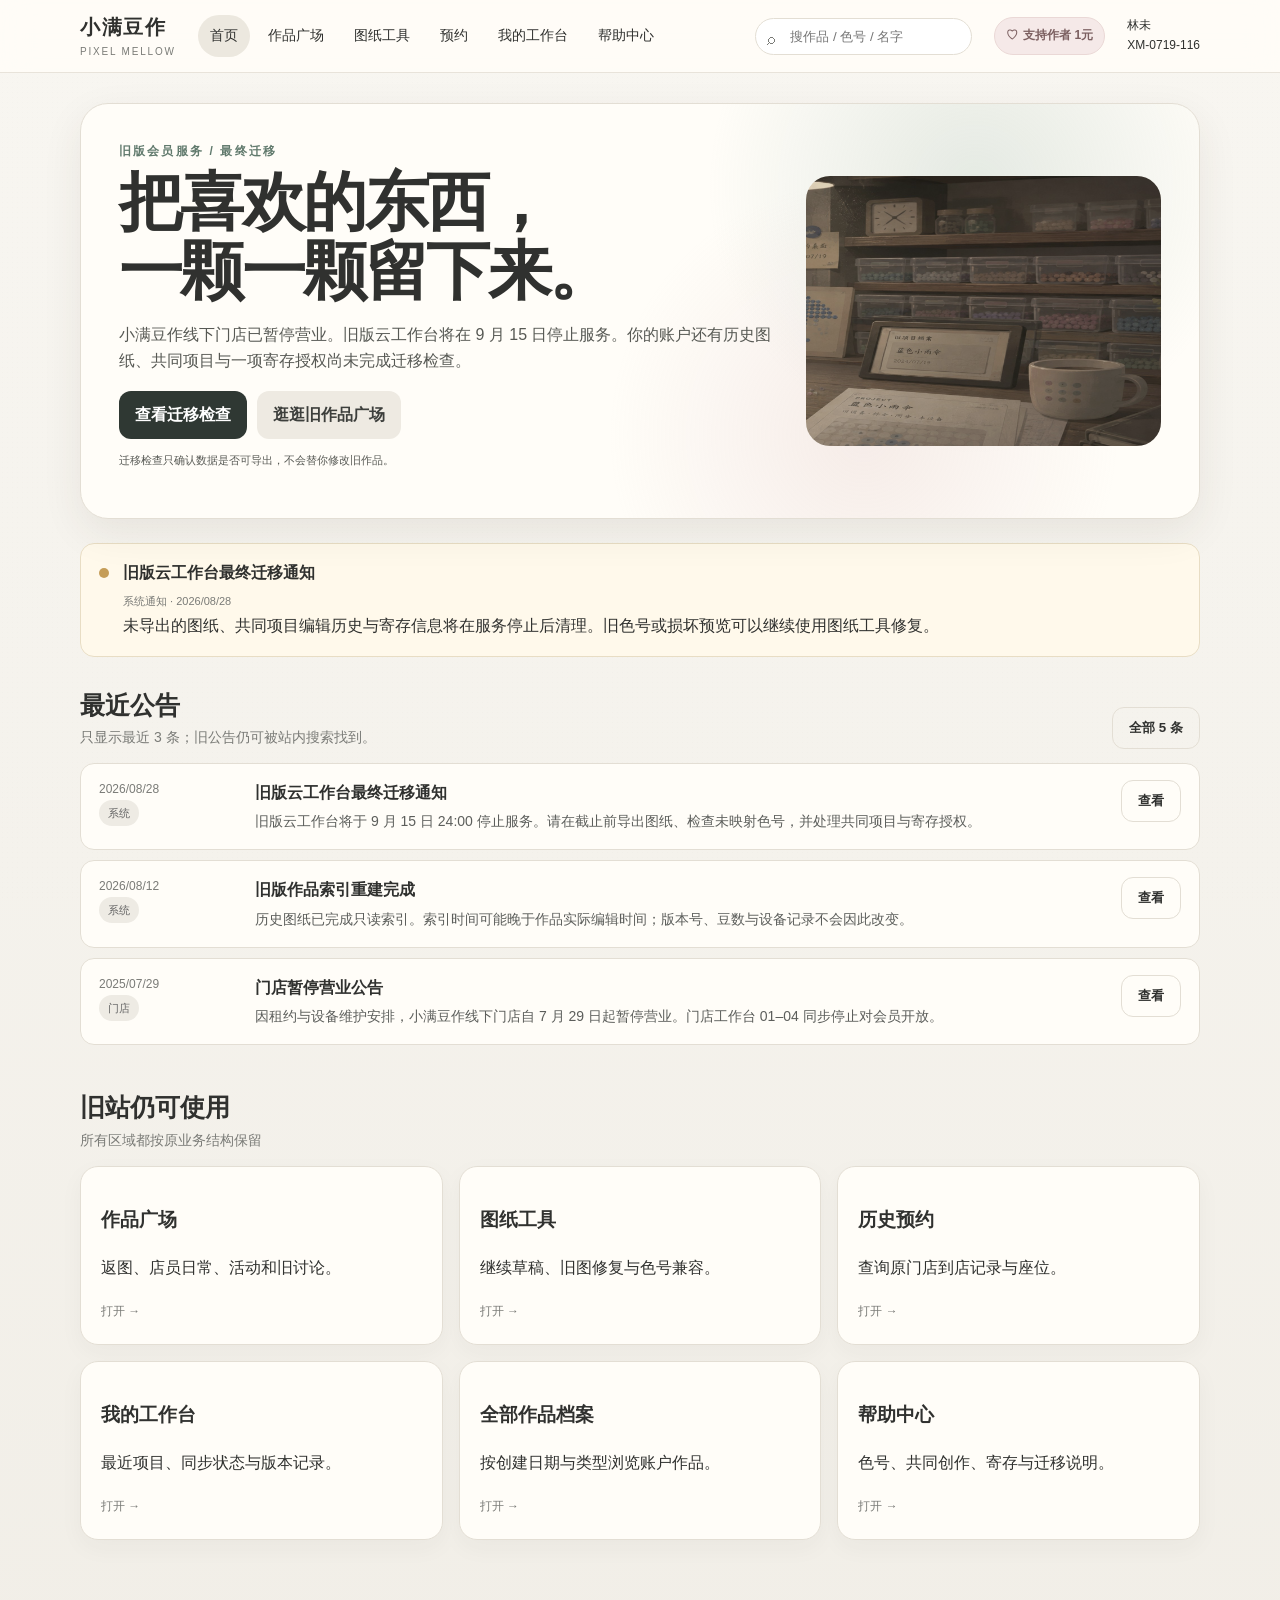
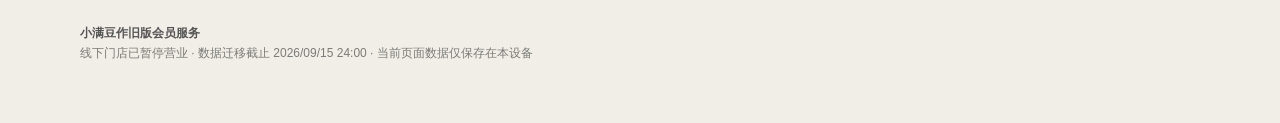
<file: index.html>
<!doctype html><html lang="zh-CN"><head><meta charset="utf-8"><meta name="viewport" content="width=device-width,initial-scale=1,maximum-scale=1,user-scalable=yes"><meta name="theme-color" content="#f7f4ee"><title>小满豆作</title><link rel="stylesheet" href="assets/css/app.css"><link rel="stylesheet" href="assets/css/paywall.css"></head><body data-page="home"><noscript>此页面需要启用 JavaScript。</noscript><script src="assets/js/data.js"></script><script src="assets/js/bead-editor.js"></script><script src="assets/js/paywall.js"></script><script src="assets/js/app.js"></script></body></html>
</file>
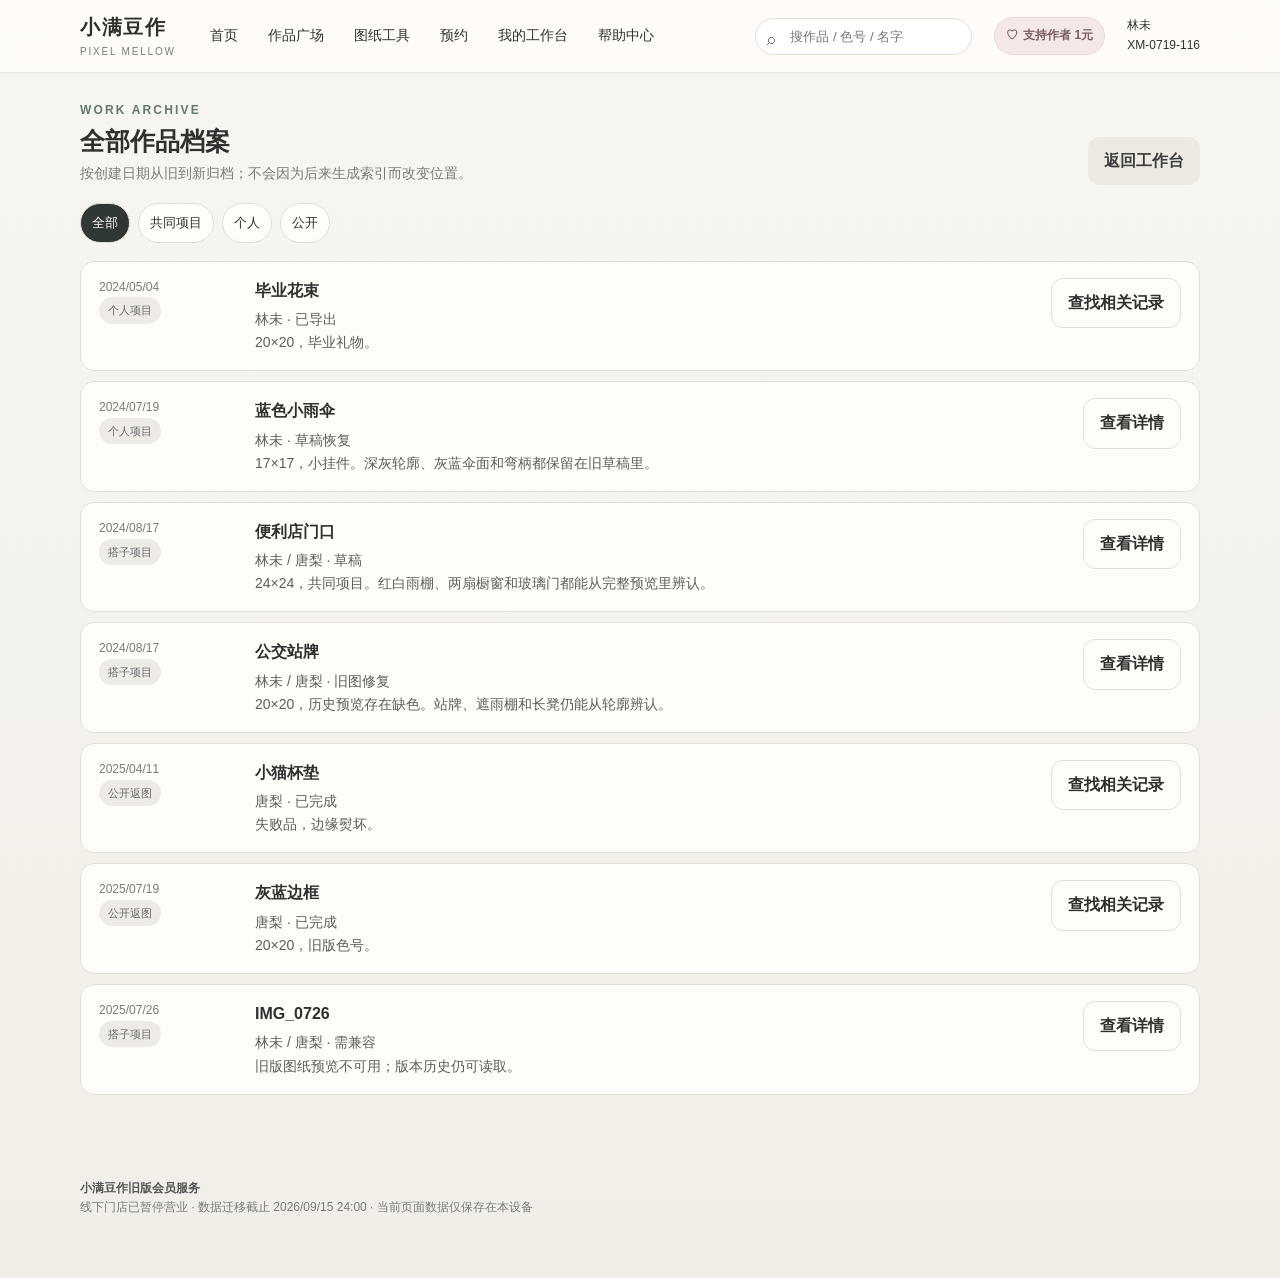
<file: archive.html>
<!doctype html><html lang="zh-CN"><head><meta charset="utf-8"><meta name="viewport" content="width=device-width,initial-scale=1,maximum-scale=1,user-scalable=yes"><meta name="theme-color" content="#f7f4ee"><title>小满豆作</title><link rel="stylesheet" href="assets/css/app.css"><link rel="stylesheet" href="assets/css/paywall.css"></head><body data-page="archive"><noscript>此页面需要启用 JavaScript。</noscript><script src="assets/js/data.js"></script><script src="assets/js/bead-editor.js"></script><script src="assets/js/paywall.js"></script><script src="assets/js/app.js"></script></body></html>
</file>
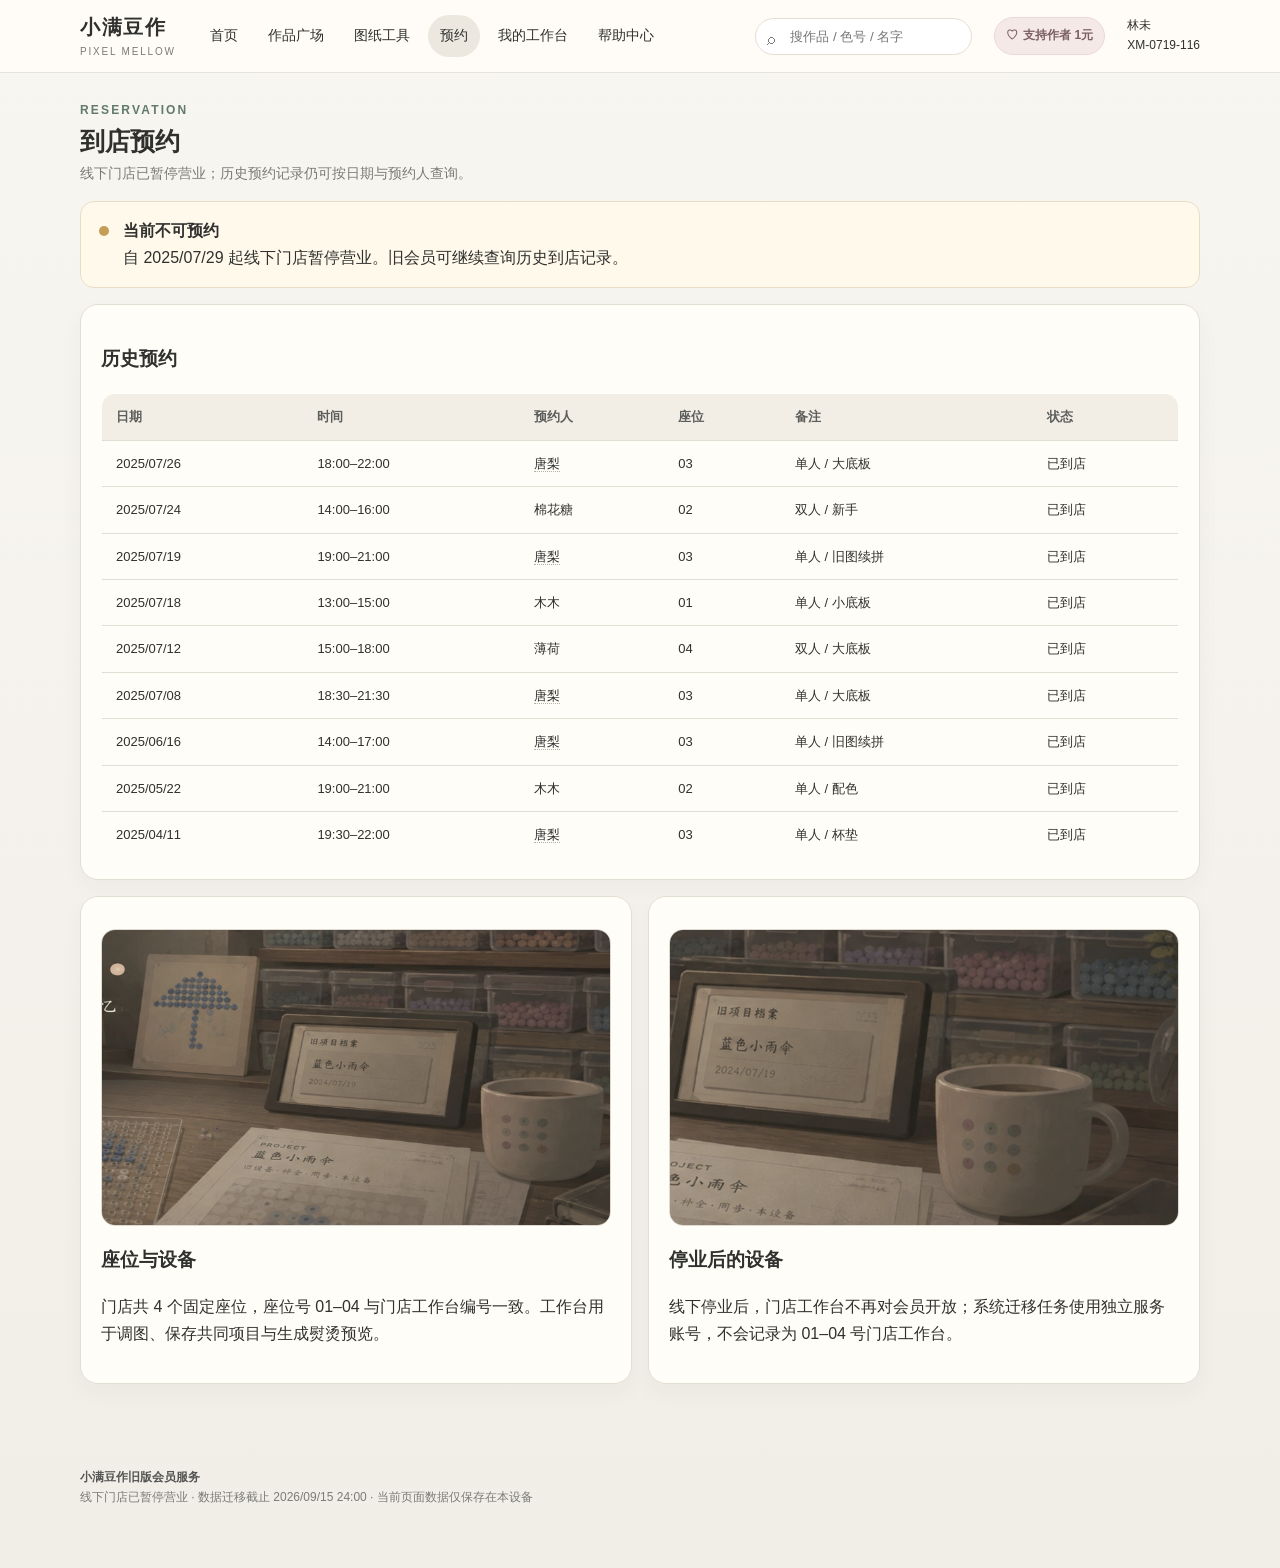
<file: booking.html>
<!doctype html><html lang="zh-CN"><head><meta charset="utf-8"><meta name="viewport" content="width=device-width,initial-scale=1,maximum-scale=1,user-scalable=yes"><meta name="theme-color" content="#f7f4ee"><title>小满豆作</title><link rel="stylesheet" href="assets/css/app.css"><link rel="stylesheet" href="assets/css/paywall.css"></head><body data-page="booking"><noscript>此页面需要启用 JavaScript。</noscript><script src="assets/js/data.js"></script><script src="assets/js/bead-editor.js"></script><script src="assets/js/paywall.js"></script><script src="assets/js/app.js"></script></body></html>
</file>
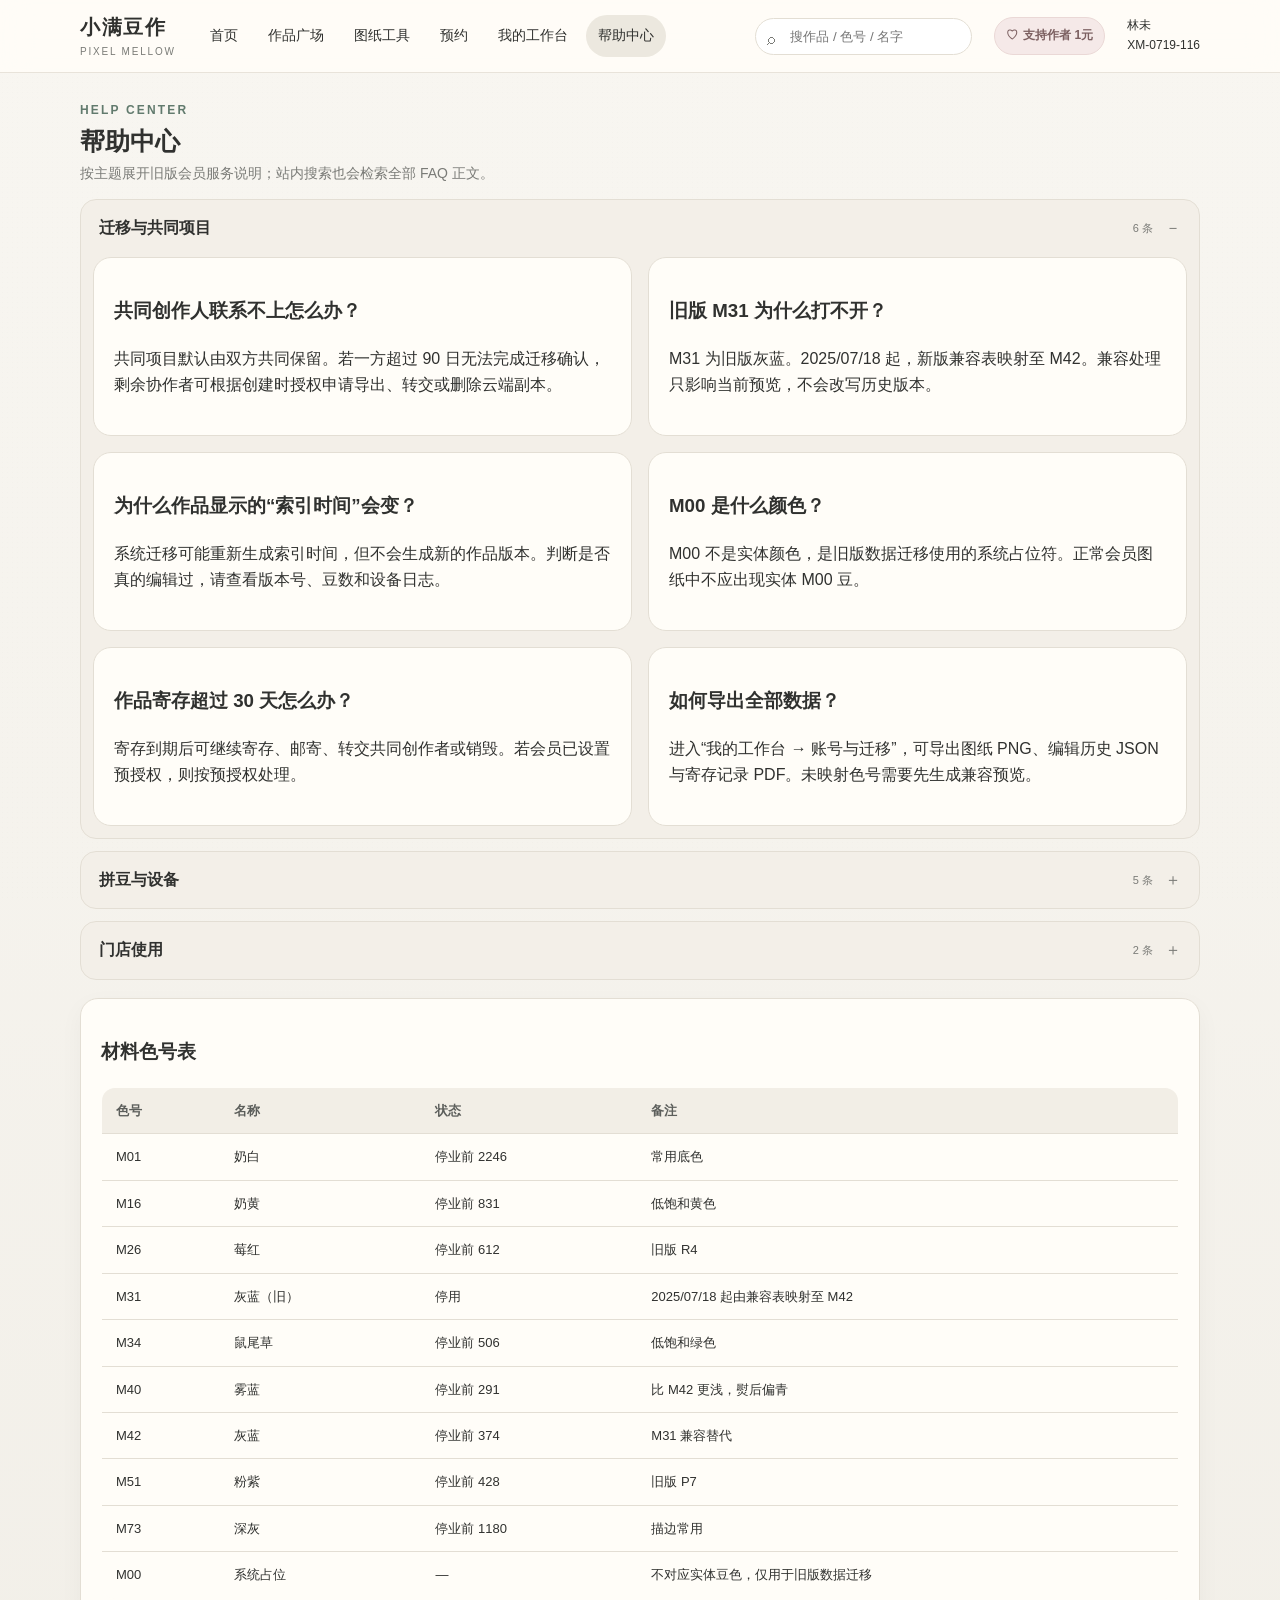
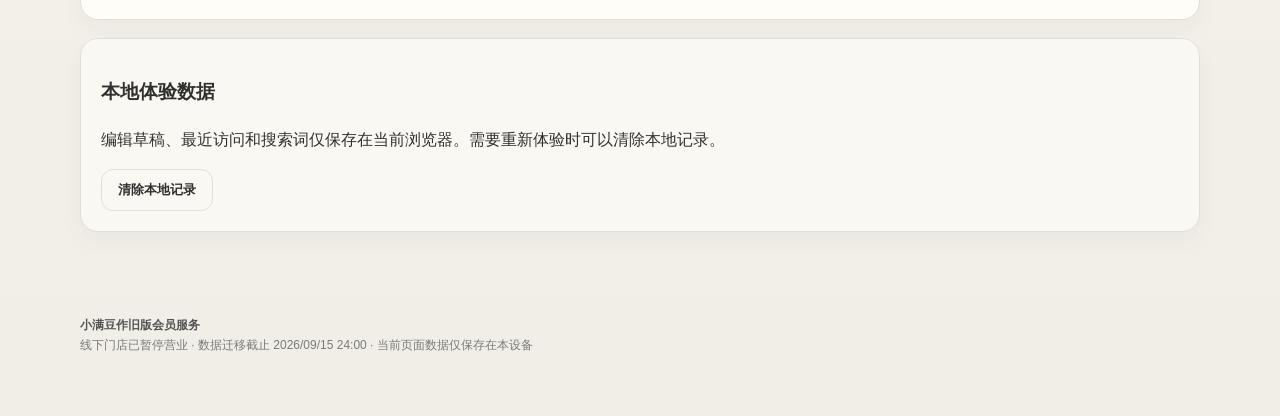
<file: help.html>
<!doctype html><html lang="zh-CN"><head><meta charset="utf-8"><meta name="viewport" content="width=device-width,initial-scale=1,maximum-scale=1,user-scalable=yes"><meta name="theme-color" content="#f7f4ee"><title>小满豆作</title><link rel="stylesheet" href="assets/css/app.css"><link rel="stylesheet" href="assets/css/paywall.css"></head><body data-page="help"><noscript>此页面需要启用 JavaScript。</noscript><script src="assets/js/data.js"></script><script src="assets/js/bead-editor.js"></script><script src="assets/js/paywall.js"></script><script src="assets/js/app.js"></script></body></html>
</file>
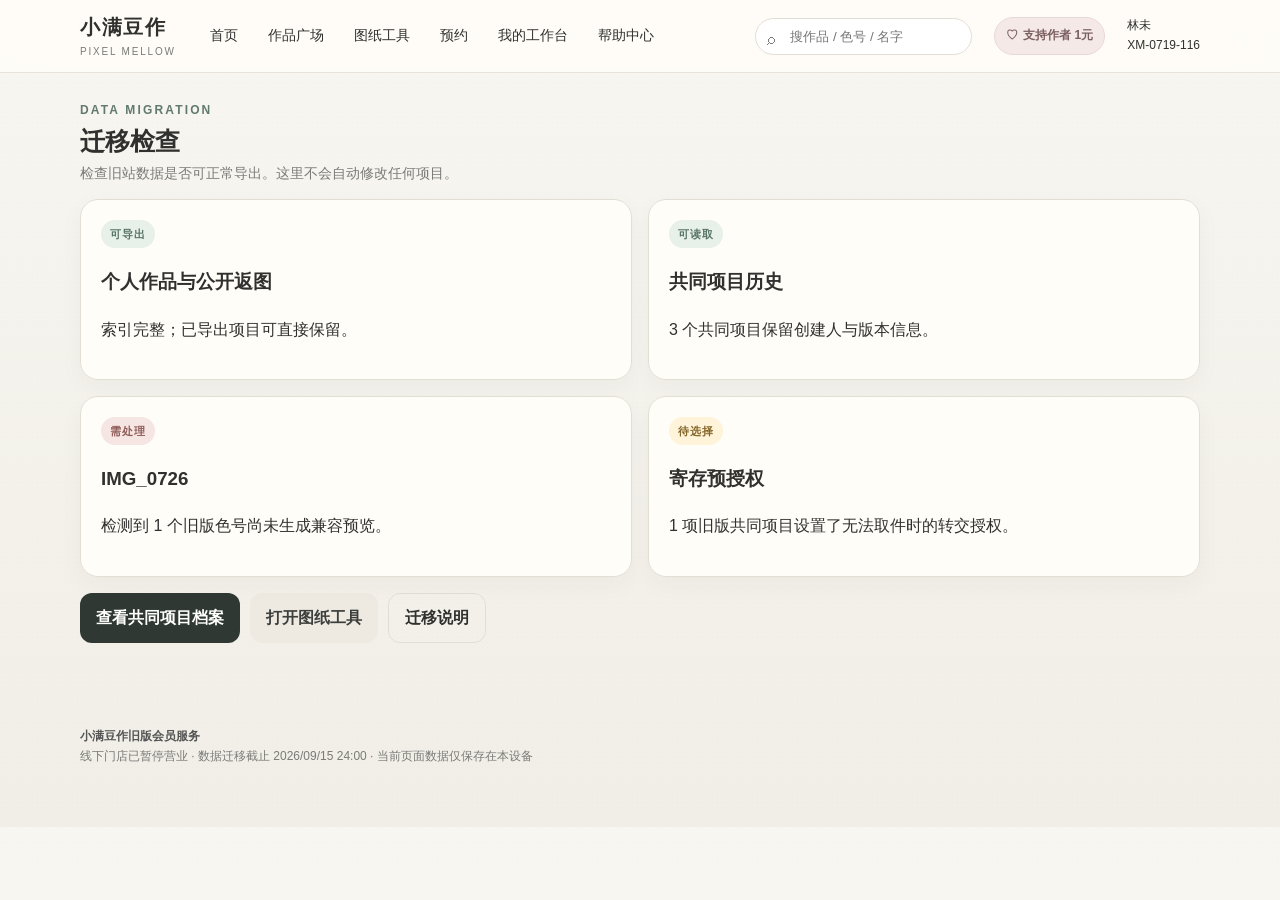
<file: migration.html>
<!doctype html><html lang="zh-CN"><head><meta charset="utf-8"><meta name="viewport" content="width=device-width,initial-scale=1,maximum-scale=1,user-scalable=yes"><meta name="theme-color" content="#f7f4ee"><title>小满豆作</title><link rel="stylesheet" href="assets/css/app.css"><link rel="stylesheet" href="assets/css/paywall.css"></head><body data-page="migration"><noscript>此页面需要启用 JavaScript。</noscript><script src="assets/js/data.js"></script><script src="assets/js/bead-editor.js"></script><script src="assets/js/paywall.js"></script><script src="assets/js/app.js"></script></body></html>
</file>
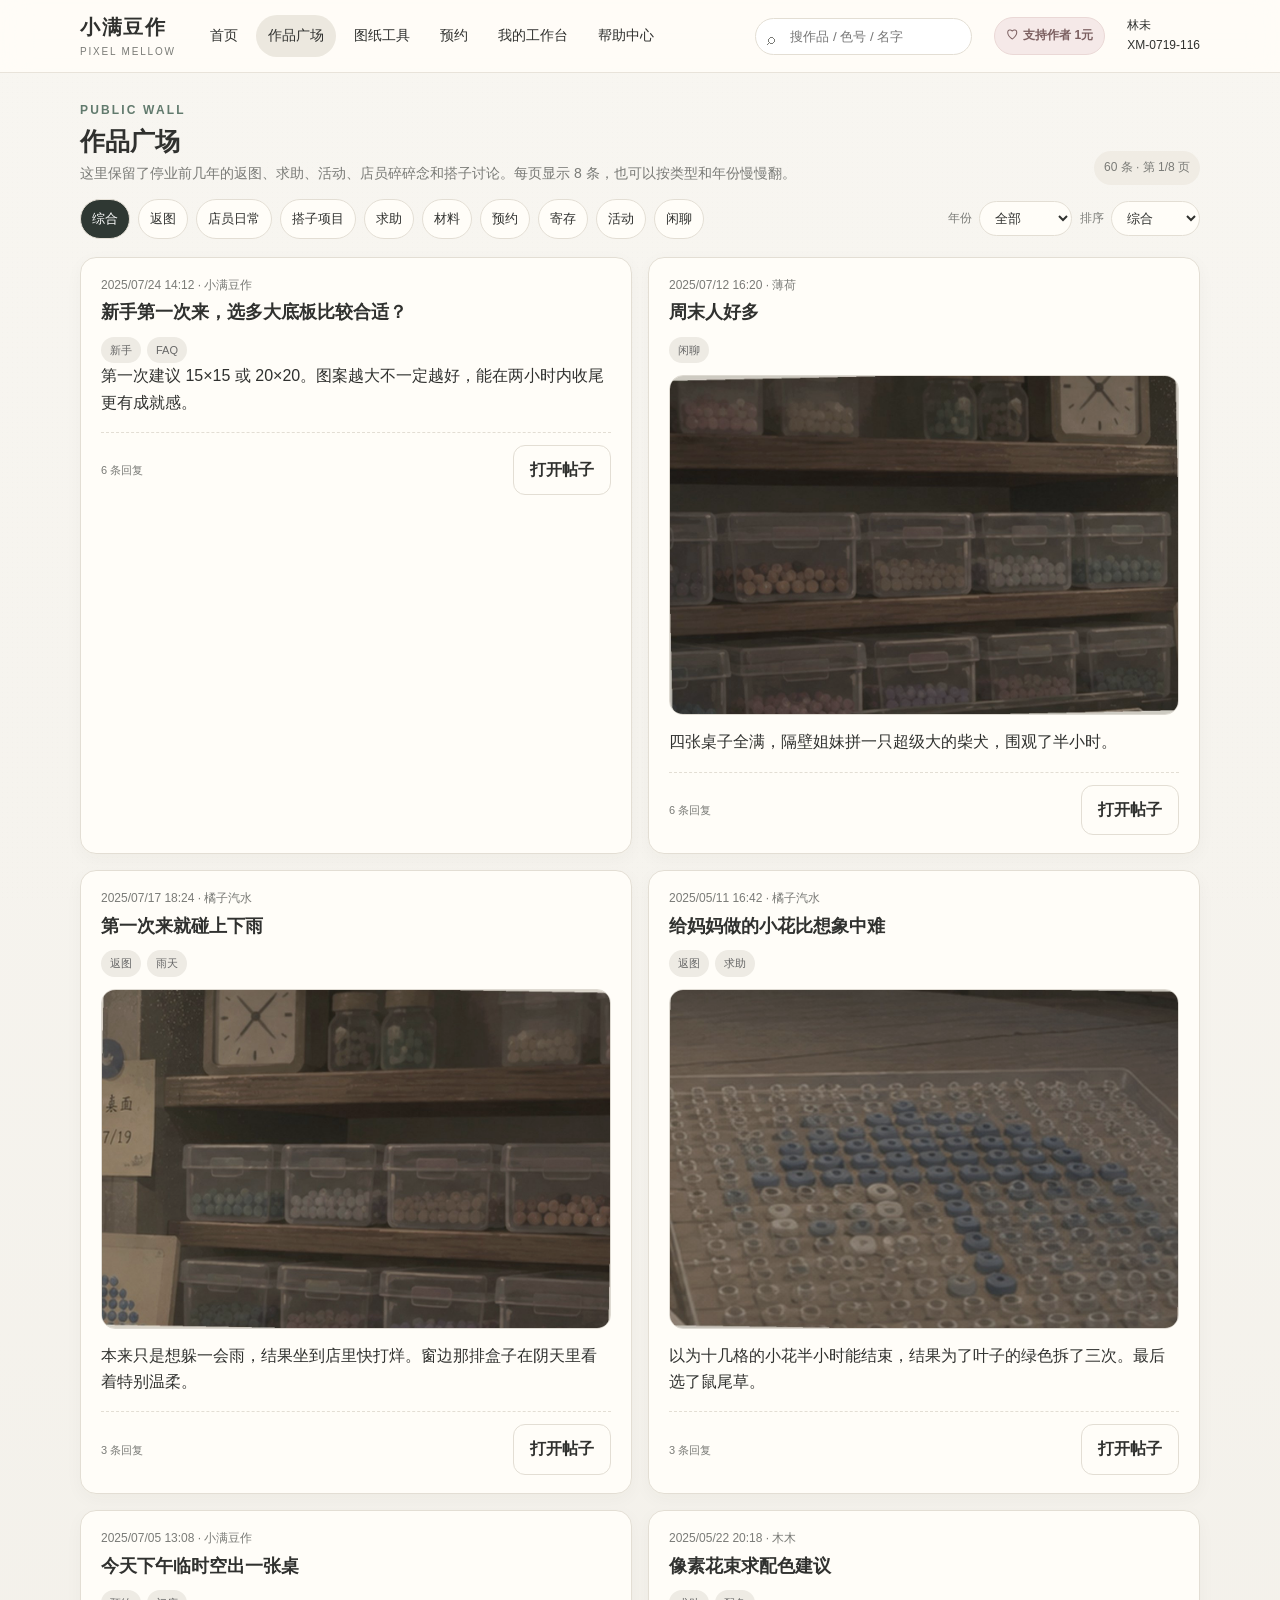
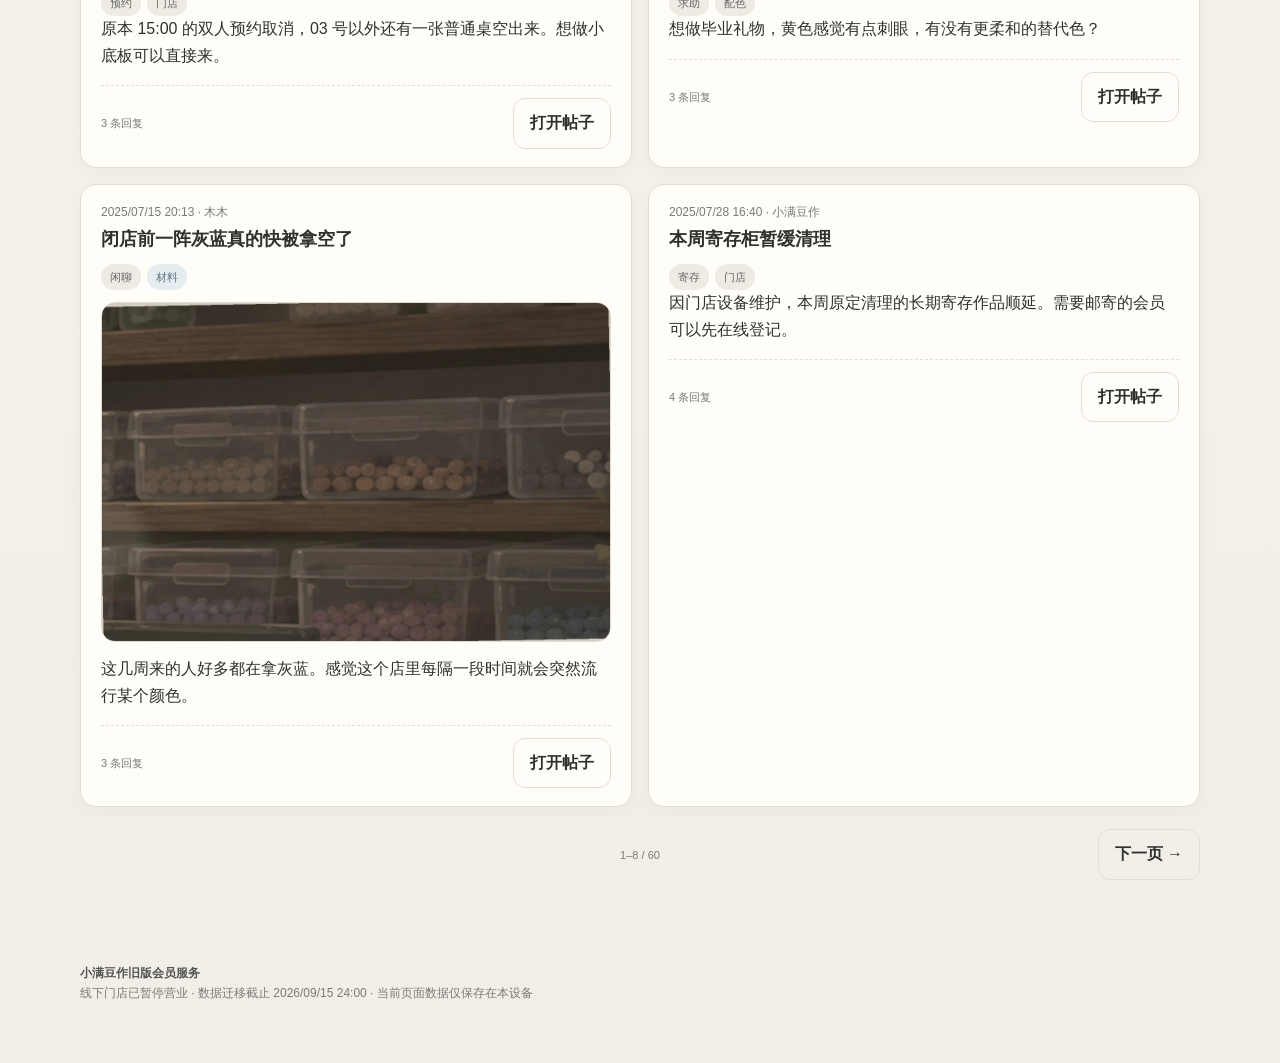
<file: plaza.html>
<!doctype html><html lang="zh-CN"><head><meta charset="utf-8"><meta name="viewport" content="width=device-width,initial-scale=1,maximum-scale=1,user-scalable=yes"><meta name="theme-color" content="#f7f4ee"><title>小满豆作</title><link rel="stylesheet" href="assets/css/app.css"><link rel="stylesheet" href="assets/css/paywall.css"></head><body data-page="plaza"><noscript>此页面需要启用 JavaScript。</noscript><script src="assets/js/data.js"></script><script src="assets/js/bead-editor.js"></script><script src="assets/js/paywall.js"></script><script src="assets/js/app.js"></script></body></html>
</file>
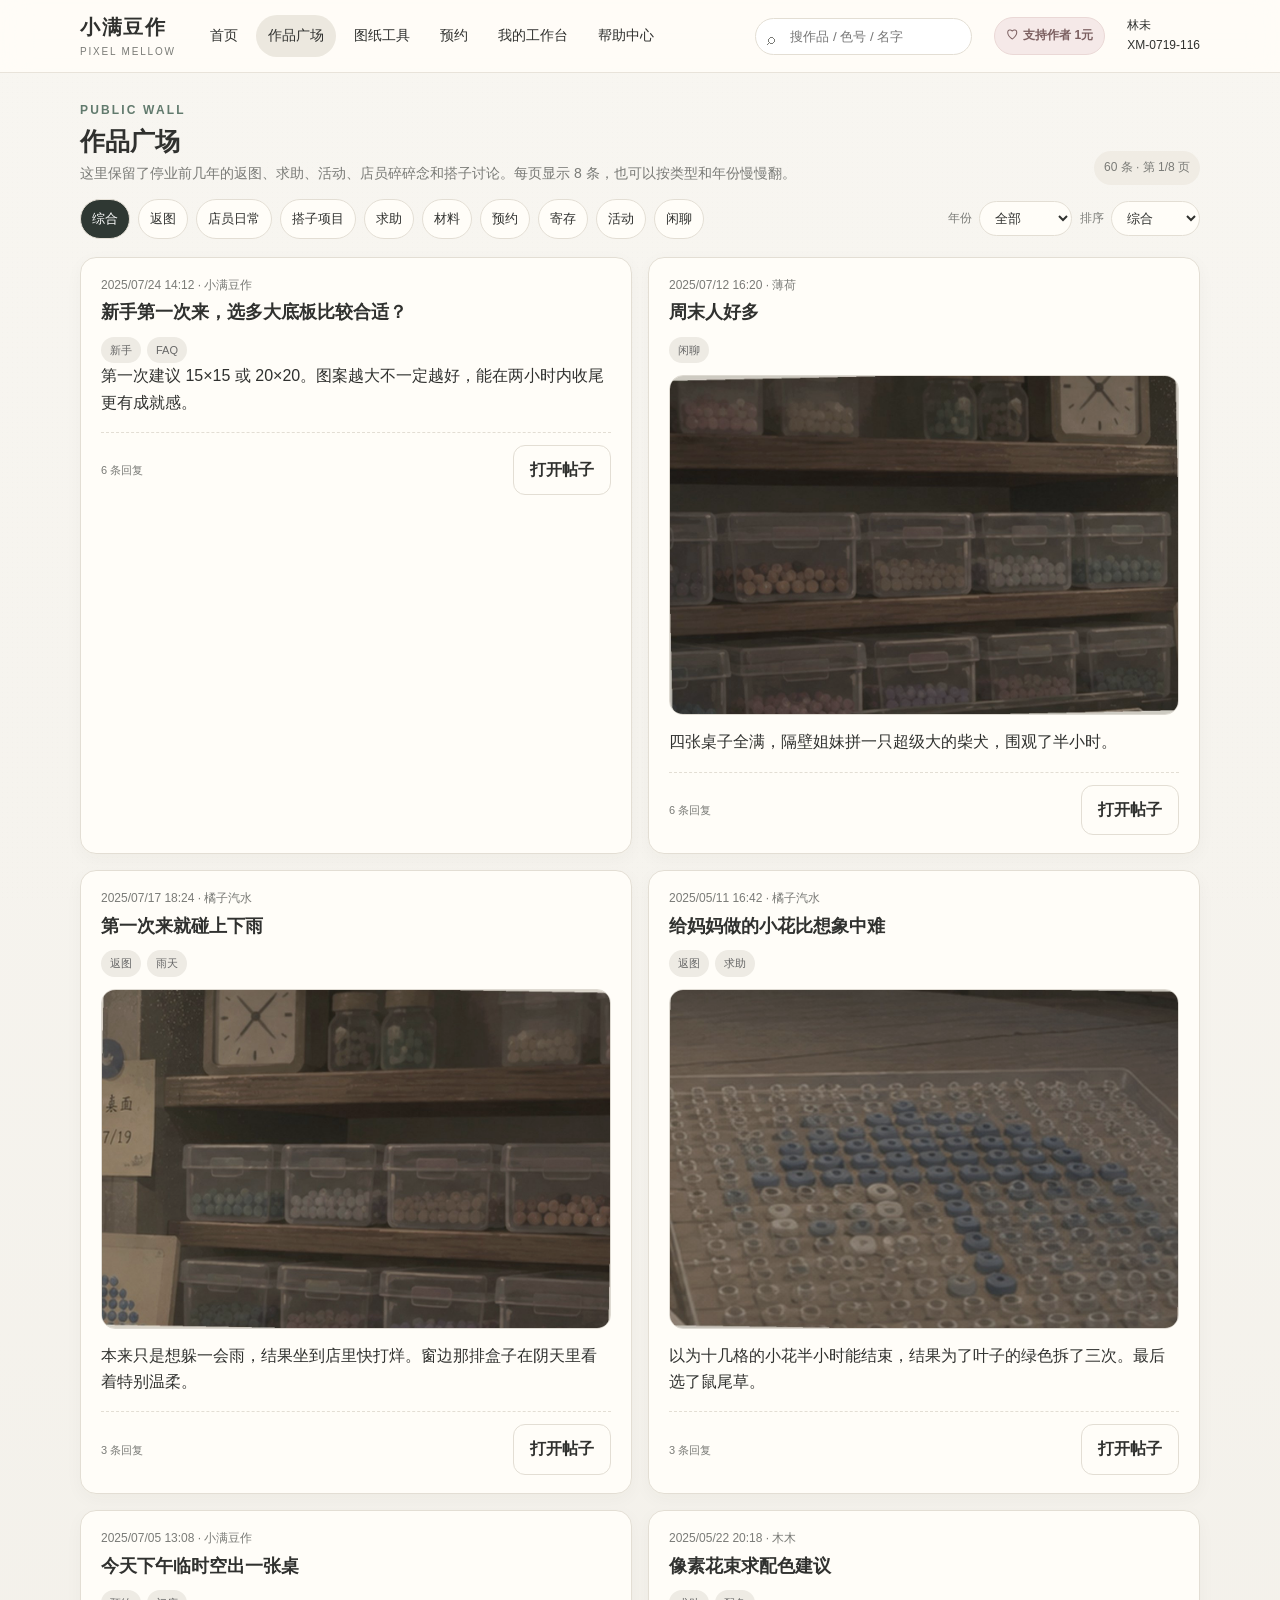
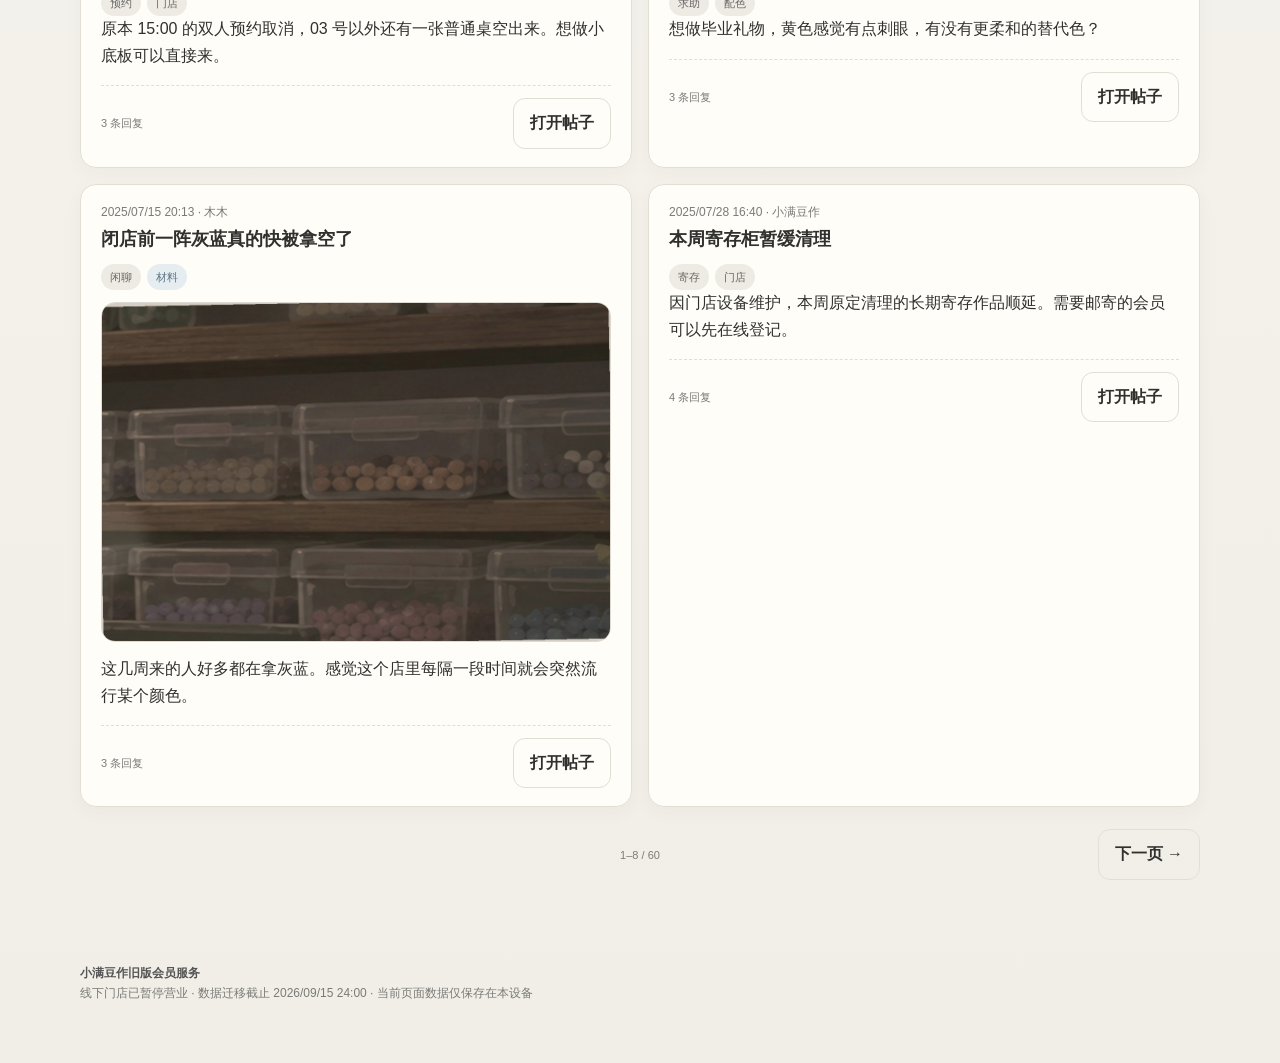
<file: post.html>
<!doctype html><html lang="zh-CN"><head><meta charset="utf-8"><meta name="viewport" content="width=device-width,initial-scale=1,maximum-scale=1,user-scalable=yes"><meta name="theme-color" content="#f7f4ee"><title>小满豆作</title><link rel="stylesheet" href="assets/css/app.css"><link rel="stylesheet" href="assets/css/paywall.css"></head><body data-page="post"><noscript>此页面需要启用 JavaScript。</noscript><script src="assets/js/data.js"></script><script src="assets/js/bead-editor.js"></script><script src="assets/js/paywall.js"></script><script src="assets/js/app.js"></script></body></html>
</file>
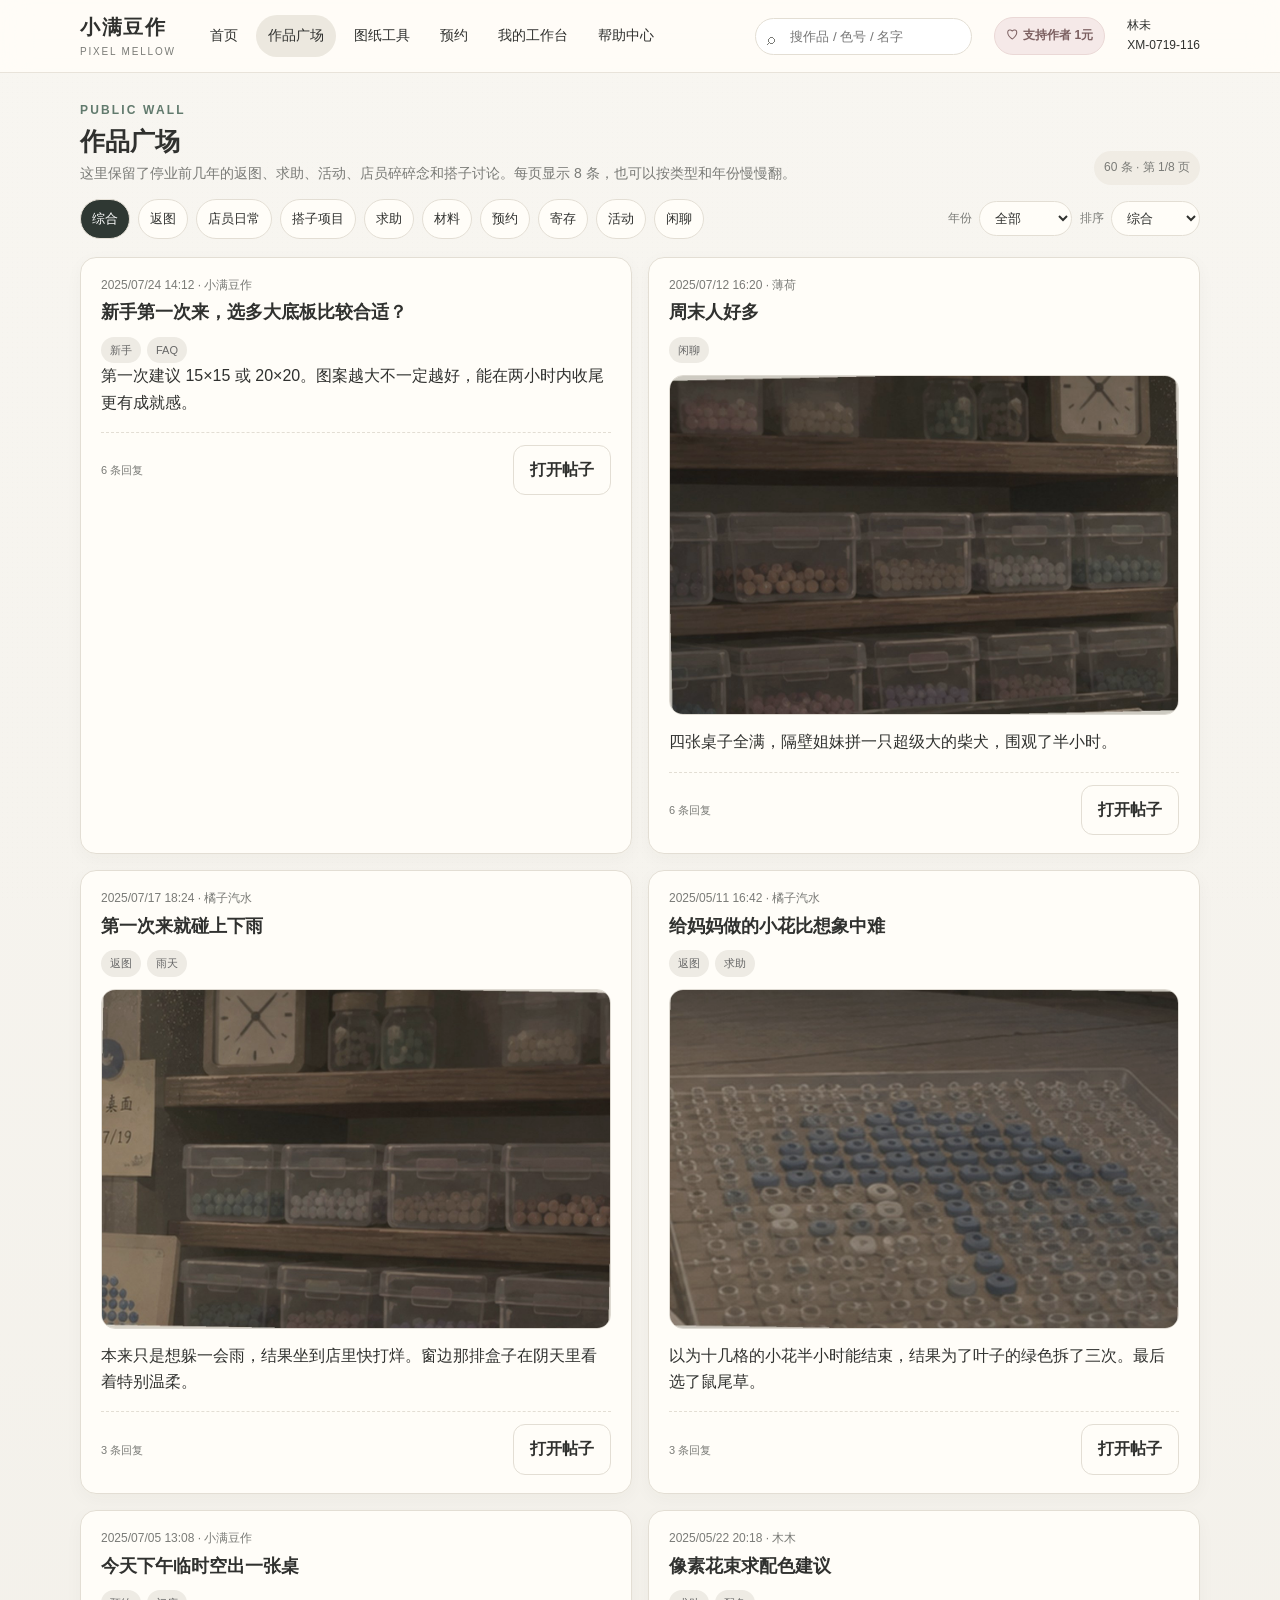
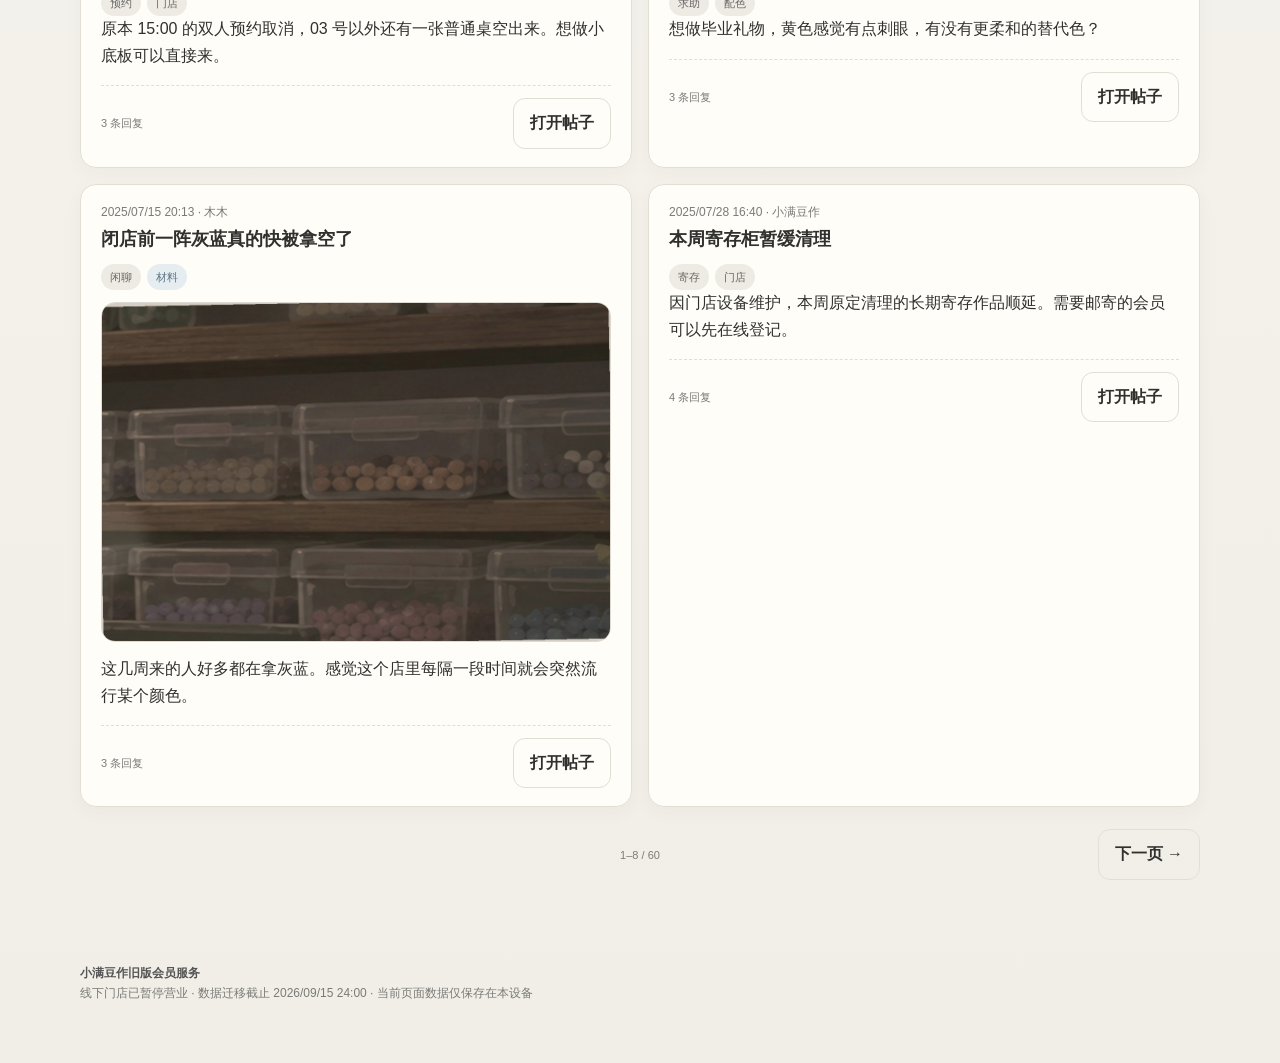
<file: profile.html>
<!doctype html><html lang="zh-CN"><head><meta charset="utf-8"><meta name="viewport" content="width=device-width,initial-scale=1,maximum-scale=1,user-scalable=yes"><meta name="theme-color" content="#f7f4ee"><title>小满豆作</title><link rel="stylesheet" href="assets/css/app.css"><link rel="stylesheet" href="assets/css/paywall.css"></head><body data-page="profile"><noscript>此页面需要启用 JavaScript。</noscript><script src="assets/js/data.js"></script><script src="assets/js/bead-editor.js"></script><script src="assets/js/paywall.js"></script><script src="assets/js/app.js"></script></body></html>
</file>
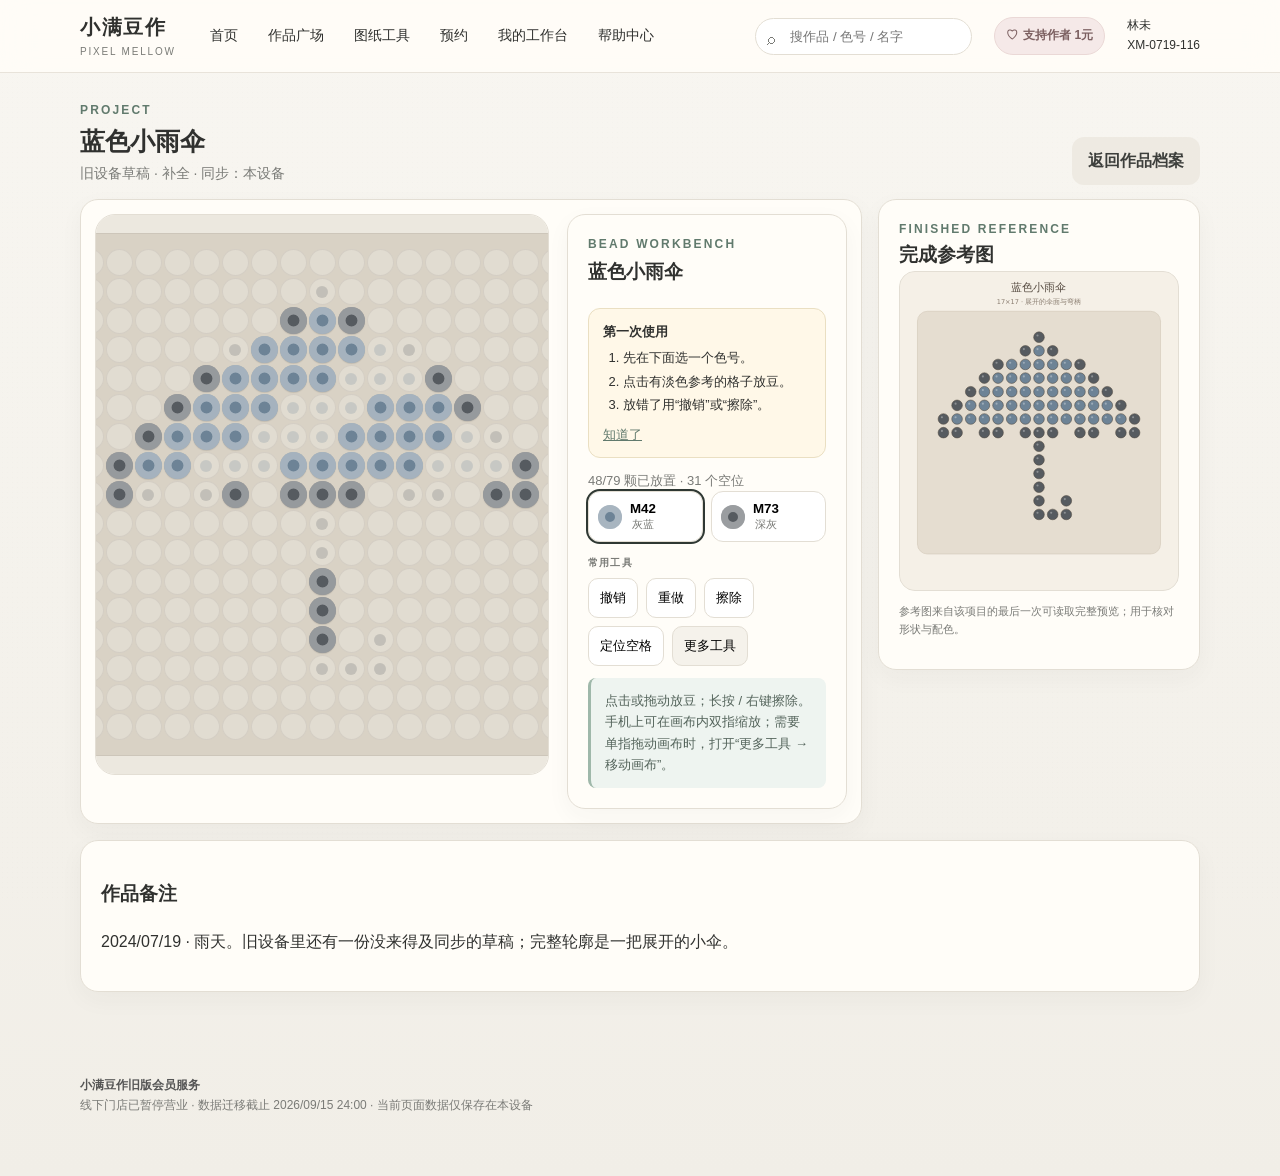
<file: project.html>
<!doctype html><html lang="zh-CN"><head><meta charset="utf-8"><meta name="viewport" content="width=device-width,initial-scale=1,maximum-scale=1,user-scalable=yes"><meta name="theme-color" content="#f7f4ee"><title>小满豆作</title><link rel="stylesheet" href="assets/css/app.css"><link rel="stylesheet" href="assets/css/paywall.css"></head><body data-page="project"><noscript>此页面需要启用 JavaScript。</noscript><script src="assets/js/data.js"></script><script src="assets/js/bead-editor.js"></script><script src="assets/js/paywall.js"></script><script src="assets/js/app.js"></script></body></html>
</file>
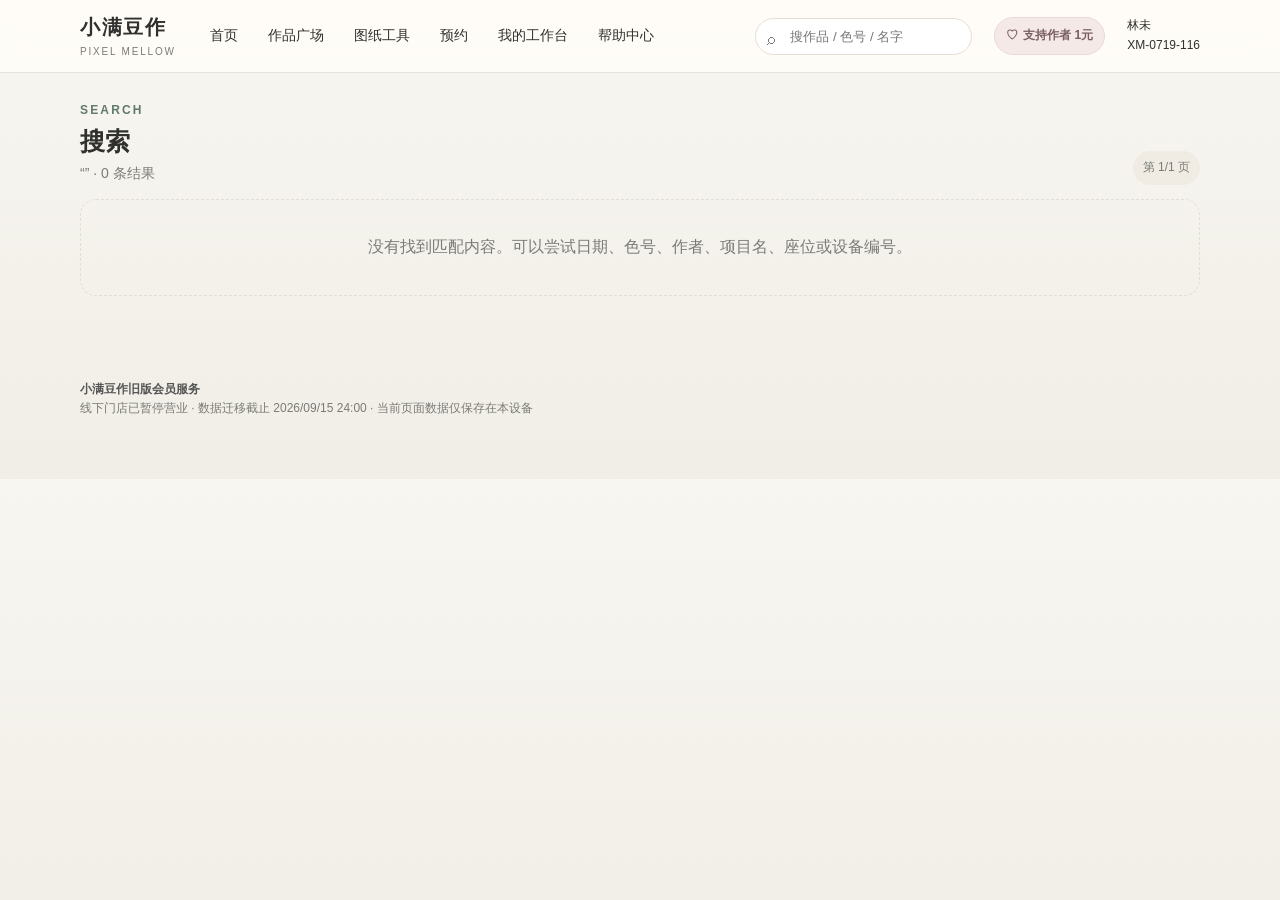
<file: search.html>
<!doctype html><html lang="zh-CN"><head><meta charset="utf-8"><meta name="viewport" content="width=device-width,initial-scale=1,maximum-scale=1,user-scalable=yes"><meta name="theme-color" content="#f7f4ee"><title>小满豆作</title><link rel="stylesheet" href="assets/css/app.css"><link rel="stylesheet" href="assets/css/paywall.css"></head><body data-page="search"><noscript>此页面需要启用 JavaScript。</noscript><script src="assets/js/data.js"></script><script src="assets/js/bead-editor.js"></script><script src="assets/js/paywall.js"></script><script src="assets/js/app.js"></script></body></html>
</file>
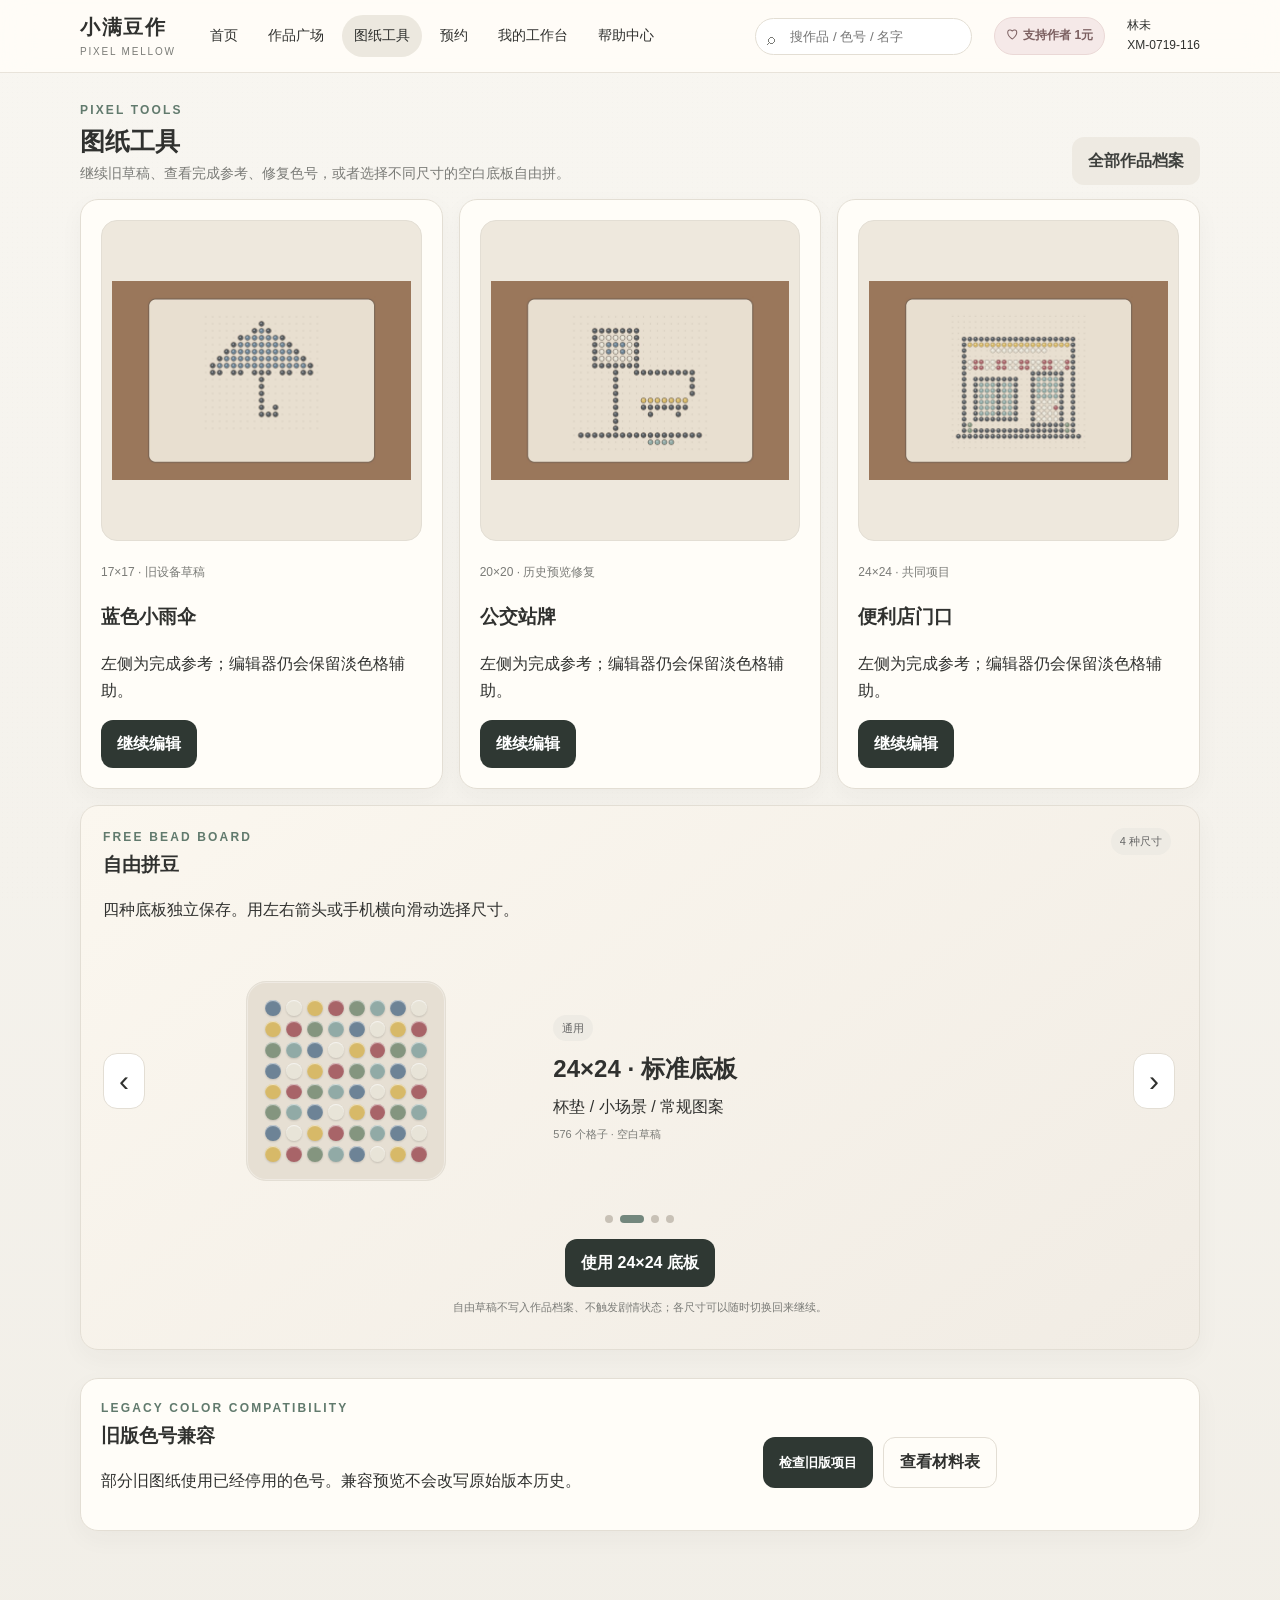
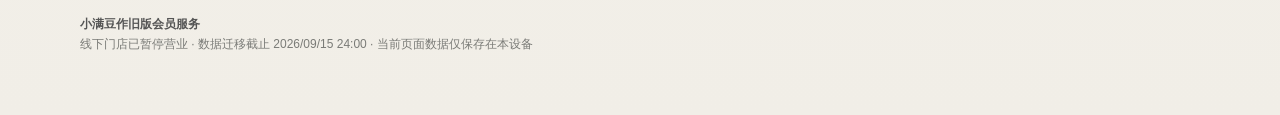
<file: tools.html>
<!doctype html><html lang="zh-CN"><head><meta charset="utf-8"><meta name="viewport" content="width=device-width,initial-scale=1,maximum-scale=1,user-scalable=yes"><meta name="theme-color" content="#f7f4ee"><title>小满豆作</title><link rel="stylesheet" href="assets/css/app.css"><link rel="stylesheet" href="assets/css/paywall.css"></head><body data-page="tools"><noscript>此页面需要启用 JavaScript。</noscript><script src="assets/js/data.js"></script><script src="assets/js/bead-editor.js"></script><script src="assets/js/paywall.js"></script><script src="assets/js/app.js"></script></body></html>
</file>
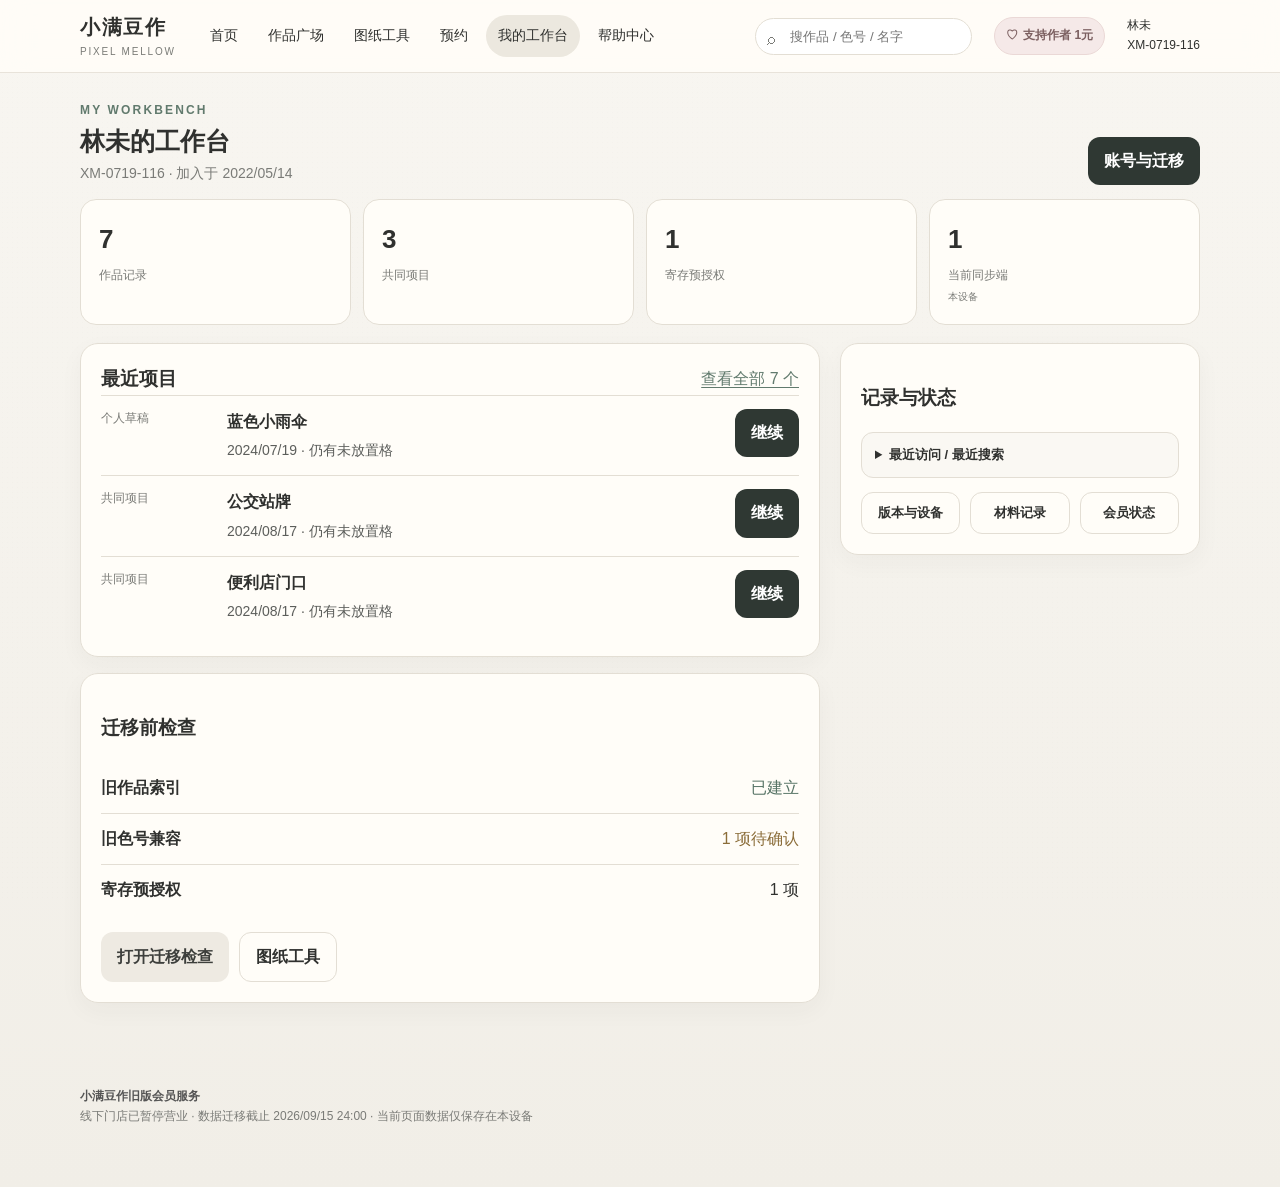
<file: workbench.html>
<!doctype html><html lang="zh-CN"><head><meta charset="utf-8"><meta name="viewport" content="width=device-width,initial-scale=1,maximum-scale=1,user-scalable=yes"><meta name="theme-color" content="#f7f4ee"><title>小满豆作</title><link rel="stylesheet" href="assets/css/app.css"><link rel="stylesheet" href="assets/css/paywall.css"></head><body data-page="workbench"><noscript>此页面需要启用 JavaScript。</noscript><script src="assets/js/data.js"></script><script src="assets/js/bead-editor.js"></script><script src="assets/js/paywall.js"></script><script src="assets/js/app.js"></script></body></html>
</file>
<file: assets/css/app.css>
:root{--bg:#f7f4ee;--paper:#fffdf8;--ink:#30312f;--muted:#7a7b77;--line:#e3ded4;--mint:#9fb8aa;--mint-d:#617a6d;--rose:#d8b8b6;--yellow:#e6d5a0;--blue:#93a9b8;--danger:#9a625f;--shadow:0 14px 40px rgba(60,50,40,.08);--radius:18px}*{box-sizing:border-box}html{scroll-behavior:smooth}body{margin:0;background:linear-gradient(180deg,#f8f6f1,#f1eee7);color:var(--ink);font-family:-apple-system,BlinkMacSystemFont,"Segoe UI","PingFang SC","Hiragino Sans GB","Microsoft YaHei",sans-serif;line-height:1.65}.wrap{width:min(1120px,calc(100% - 32px));margin:auto}.topbar{position:sticky;top:0;z-index:30;background:rgba(255,253,248,.88);backdrop-filter:blur(14px);border-bottom:1px solid rgba(227,222,212,.8)}.nav{display:flex;align-items:center;gap:22px;height:72px}.brand{font-weight:800;letter-spacing:.08em;font-size:20px;white-space:nowrap}.brand small{display:block;font-weight:500;font-size:10px;color:var(--muted);letter-spacing:.18em}.navlinks{display:flex;gap:6px;flex:1;overflow:auto}.navlinks a{color:var(--ink);text-decoration:none;padding:9px 12px;border-radius:999px;font-size:14px;white-space:nowrap}.navlinks a.active,.navlinks a:hover{background:#ece8df}.searchbox{position:relative;min-width:210px}.searchbox input{width:100%;padding:10px 12px 10px 34px;border:1px solid var(--line);background:white;border-radius:999px;outline:none}.searchbox:before{content:'⌕';position:absolute;left:12px;top:8px;color:var(--muted)}.member{font-size:12px;color:var(--muted);white-space:nowrap}.hero{margin:30px 0 24px;padding:38px;border:1px solid var(--line);border-radius:28px;background:radial-gradient(circle at 80% 20%,rgba(159,184,170,.28),transparent 28%),radial-gradient(circle at 70% 80%,rgba(216,184,182,.24),transparent 30%),var(--paper);box-shadow:var(--shadow);position:relative;overflow:hidden}.hero h1{font-size:clamp(34px,5vw,64px);line-height:1.08;margin:6px 0 14px;letter-spacing:-.04em}.hero p{max-width:720px;color:#575954}.eyebrow{font-size:12px;letter-spacing:.18em;text-transform:uppercase;color:var(--mint-d);font-weight:800}.hero-grid{display:grid;grid-template-columns:1.3fr .7fr;gap:28px;align-items:center}.hero-art{min-height:270px;border-radius:24px;background:linear-gradient(145deg,#f5eadc,#e6efe9);display:flex;align-items:center;justify-content:center;position:relative;overflow:hidden}.hero-art .big-bead{width:180px;height:180px;border-radius:50%;background:radial-gradient(circle,#f7f3ea 0 28%,#8fa5b4 29% 58%,#6e8797 59% 100%);box-shadow:inset 0 0 0 10px rgba(255,255,255,.2),0 20px 36px rgba(75,95,104,.2)}.hero-art .mini{position:absolute;width:34px;height:34px;border-radius:50%;background:var(--rose);box-shadow:inset 0 0 0 9px rgba(255,255,255,.45)}.hero-art .m1{top:34px;left:38px}.hero-art .m2{right:32px;bottom:38px;background:var(--yellow)}.hero-art .m3{right:58px;top:48px;background:var(--mint)}.notice{display:flex;gap:14px;padding:16px 18px;border:1px solid #e8ddc4;background:#fff9eb;border-radius:14px;margin:16px 0}.notice strong{display:block}.notice .dot{width:10px;height:10px;border-radius:50%;background:#c59d57;margin-top:8px;flex:0 0 auto}.section{margin:28px 0 42px}.section-head{display:flex;align-items:end;justify-content:space-between;gap:20px;margin-bottom:14px}.section-head h2{margin:0;font-size:25px}.section-head p{margin:0;color:var(--muted);font-size:14px}.grid{display:grid;grid-template-columns:repeat(3,1fr);gap:16px}.grid.two{grid-template-columns:repeat(2,1fr)}.card{background:var(--paper);border:1px solid var(--line);border-radius:var(--radius);padding:20px;box-shadow:0 8px 24px rgba(60,50,40,.04);position:relative}.card.clickable{cursor:pointer;transition:.2s}.card.clickable:hover{transform:translateY(-2px);box-shadow:var(--shadow)}.tag{display:inline-flex;align-items:center;padding:4px 9px;border-radius:999px;background:#eeebe4;color:#666;font-size:11px;margin-right:6px}.tag.mint{background:#e6efe9;color:#597165}.tag.rose{background:#f3e8e7;color:#8d6663}.tag.blue{background:#e6edf1;color:#5f7786}.meta{font-size:12px;color:var(--muted)}.btn{display:inline-flex;align-items:center;justify-content:center;gap:8px;border:0;border-radius:12px;padding:11px 16px;background:#2f3833;color:white;text-decoration:none;font-weight:700;cursor:pointer}.btn.secondary{background:#eeeae2;color:#3d3f3c}.btn.ghost{background:transparent;color:var(--ink);border:1px solid var(--line)}.btn.danger{background:#8c5b58}.actions{display:flex;gap:10px;flex-wrap:wrap;margin-top:16px}.statrow{display:grid;grid-template-columns:repeat(4,1fr);gap:12px}.stat{padding:18px;border:1px solid var(--line);background:var(--paper);border-radius:16px}.stat b{display:block;font-size:26px}.stat span{font-size:12px;color:var(--muted)}.list{display:flex;flex-direction:column;gap:10px}.list-item{display:grid;grid-template-columns:140px 1fr auto;gap:16px;align-items:start;padding:16px 18px;background:var(--paper);border:1px solid var(--line);border-radius:14px}.list-item .date{color:var(--muted);font-size:12px}.list-item h3{margin:0 0 4px;font-size:16px}.list-item p{margin:0;color:#5c5e5b;font-size:14px}.post{padding:18px 20px;background:var(--paper);border:1px solid var(--line);border-radius:16px}.post h3{margin:3px 0 8px;font-size:18px}.story-img{width:100%;display:block;border-radius:14px;border:1px solid var(--line);background:#f0ece4;margin:12px 0 14px;aspect-ratio:12/7;object-fit:cover}.post p{margin:0}.comments{margin-top:13px;padding-top:12px;border-top:1px dashed var(--line);font-size:13px;color:#666}.comments div{margin:4px 0}.bead-preview{height:150px;border-radius:16px;background:#f3efe7;position:relative;overflow:hidden;display:grid;place-items:center;margin-bottom:14px}.thumb-grid{display:grid;grid-template-columns:repeat(var(--n),9px);gap:1px}.thumb-bead{width:9px;height:9px;border-radius:50%;box-shadow:inset 0 0 0 2px rgba(255,255,255,.5)}.project-card .progress{height:7px;background:#ece8df;border-radius:999px;overflow:hidden;margin:12px 0}.project-card .progress i{display:block;height:100%;background:var(--mint)}.split{display:grid;grid-template-columns:1fr 360px;gap:20px}.side{position:sticky;top:92px;align-self:start}.table{width:100%;border-collapse:collapse;background:var(--paper);border:1px solid var(--line);border-radius:14px;overflow:hidden}.table th,.table td{padding:12px 14px;border-bottom:1px solid var(--line);text-align:left;font-size:13px}.table th{background:#f2eee6;color:#5c5e5b}.table tr:last-child td{border-bottom:0}.search-results mark{background:#fff1b8;padding:0 2px}.hint{padding:12px 14px;border-left:3px solid var(--mint);background:#eef4f0;border-radius:8px;font-size:13px;color:#54645b}.subnav{display:flex;gap:8px;flex-wrap:wrap;margin:18px 0}.subnav a,.subnav button{border:1px solid var(--line);background:var(--paper);padding:8px 11px;border-radius:999px;color:var(--ink);text-decoration:none;font-size:13px;cursor:pointer}.subnav a.active,.subnav button.active{background:#2f3833;color:white}.empty{padding:34px;text-align:center;border:1px dashed var(--line);border-radius:16px;color:var(--muted)}.editor-shell{display:grid;grid-template-columns:minmax(0,1fr) 280px;gap:18px}.editor-stage{background:#ece8df;border:1px solid var(--line);border-radius:20px;padding:18px;overflow:auto;min-height:520px;display:flex;align-items:center;justify-content:center}.bead-board{display:grid;grid-template-columns:repeat(var(--size),var(--cell));gap:2px;padding:16px;background:#d9d2c5;border-radius:16px;touch-action:none;user-select:none;box-shadow:inset 0 0 0 1px rgba(70,60,50,.08)}.bead-cell{width:var(--cell);height:var(--cell);border-radius:50%;background:rgba(255,255,255,.22);position:relative;box-shadow:inset 0 0 0 1px rgba(70,60,50,.08);cursor:pointer}.bead-cell.guide:after{content:'';position:absolute;inset:28%;border-radius:50%;background:var(--guide);opacity:.22}.bead-cell.filled{background:var(--bead);box-shadow:inset 0 0 0 calc(var(--cell)*.28) rgba(255,255,255,.38),0 1px 1px rgba(30,30,30,.12)}.bead-cell.final-slot{outline:2px dashed #8d6c67;outline-offset:2px}.palette{display:grid;grid-template-columns:1fr 1fr;gap:8px}.swatch{border:1px solid var(--line);background:white;border-radius:12px;padding:9px;display:flex;align-items:center;gap:8px;cursor:pointer}.swatch.active{outline:2px solid #2f3833}.swatch i{width:24px;height:24px;border-radius:50%;background:var(--c);box-shadow:inset 0 0 0 7px rgba(255,255,255,.4)}.toolrow{display:flex;gap:8px;flex-wrap:wrap}.toolrow button{border:1px solid var(--line);background:white;border-radius:10px;padding:9px 11px;cursor:pointer}.editor-meta{font-size:13px;color:var(--muted)}.completion{padding:18px;border-radius:14px;background:#edf3ef;border:1px solid #dbe8e0;margin-top:14px}.iron-layer{position:absolute;inset:0;pointer-events:none;background:linear-gradient(115deg,transparent 20%,rgba(255,255,255,.55) 45%,transparent 70%);opacity:0;transform:translateX(-100%)}.iron-layer.run{animation:iron 1.8s ease both}@keyframes iron{0%{opacity:0;transform:translateX(-100%)}20%{opacity:.8}100%{opacity:0;transform:translateX(100%)}}.toast{position:fixed;right:24px;bottom:24px;z-index:50;padding:13px 16px;background:#2f3833;color:white;border-radius:12px;box-shadow:var(--shadow);opacity:0;transform:translateY(8px);pointer-events:none;transition:.25s}.toast.show{opacity:1;transform:none}.toast.ghost{background:#4d4b50}.modal{position:fixed;inset:0;background:rgba(30,28,24,.42);display:none;z-index:60;align-items:center;justify-content:center;padding:20px}.modal.open{display:flex}.modal-card{width:min(720px,100%);max-height:85vh;overflow:auto;background:var(--paper);border-radius:22px;padding:24px;box-shadow:0 30px 80px rgba(0,0,0,.18);position:relative}.modal-close{position:sticky;top:0;float:right;z-index:2;border:1px solid var(--line);background:var(--paper);border-radius:999px;padding:7px 11px;cursor:pointer}.search-pop{position:absolute;top:48px;left:0;right:0;background:var(--paper);border:1px solid var(--line);border-radius:14px;box-shadow:var(--shadow);padding:8px;display:none;max-height:360px;overflow:auto}.search-pop.open{display:block}.search-hit{display:block;padding:10px;border-radius:10px;text-decoration:none;color:var(--ink)}.search-hit:hover{background:#f0ece5}.search-hit small{display:block;color:var(--muted)}.footer{padding:42px 0 60px;color:var(--muted);font-size:12px}.odd{color:#7d5d5a}.micro{font-size:11px;color:var(--muted)}.ghostline{font-family:ui-monospace,Consolas,monospace;background:#f3efe8;padding:10px 12px;border-radius:10px;font-size:12px}.migration-choice{display:grid;grid-template-columns:repeat(2,1fr);gap:12px}.migration-choice button{padding:18px;text-align:left;border:1px solid var(--line);background:var(--paper);border-radius:16px;cursor:pointer}.migration-choice button:hover{border-color:#9eb2a7}.quiet-end{padding:44px 24px;text-align:center;background:var(--paper);border:1px solid var(--line);border-radius:24px}.quiet-end h2{font-size:30px;margin:0 0 8px}.quiet-end p{color:var(--muted)}@media(max-width:860px){.nav{height:auto;padding:12px 0;flex-wrap:wrap}.navlinks{order:3;width:100%}.searchbox{flex:1;min-width:150px}.member{display:none}.hero{padding:24px}.hero-grid,.split,.editor-shell{grid-template-columns:1fr}.hero-art{min-height:200px}.grid,.grid.two{grid-template-columns:1fr}.statrow{grid-template-columns:repeat(2,1fr)}.side{position:static}.list-item{grid-template-columns:1fr}.editor-stage{min-height:420px;padding:10px}.migration-choice{grid-template-columns:1fr}.bead-board{}.wrap{width:min(100% - 20px,1120px)}}@media(max-width:480px){.brand{font-size:18px}.hero h1{font-size:36px}.hero-art .big-bead{width:130px;height:130px}.statrow{grid-template-columns:1fr 1fr}.card{padding:16px}.post{padding:15px}.bead-board{gap:1px;padding:10px}.palette{grid-template-columns:1fr}.toast{left:12px;right:12px;bottom:12px}.table{display:block;overflow-x:auto}.searchbox{min-width:130px}}a{color:var(--mint-d);text-underline-offset:3px}.brand,.card.clickable,.member{text-decoration:none;color:inherit}.member:hover{color:var(--ink)}body:before{content:'';position:fixed;inset:0;pointer-events:none;opacity:.28;z-index:-1;background-image:radial-gradient(rgba(80,65,45,.055) .65px,transparent .65px);background-size:5px 5px}.hero-art{padding:0;background:#e9e4da}.hero-art img{width:100%;height:100%;min-height:270px;object-fit:cover;display:block;filter:saturate(.88) contrast(.96)}.hero-note{margin-top:12px}.card.clickable{display:block}.grid{grid-template-columns:repeat(3,minmax(0,1fr))}.post{box-shadow:0 5px 18px rgba(60,50,40,.035)}.post-preview{display:-webkit-box;-webkit-line-clamp:4;-webkit-box-orient:vertical;overflow:hidden}.post-foot{display:flex;align-items:center;justify-content:space-between;gap:10px;margin-top:16px;padding-top:12px;border-top:1px dashed var(--line)}.post.detail{max-width:780px;margin:auto;padding:26px}.post.detail h2{font-size:30px;margin:6px 0 10px}.detail-comments{font-size:14px}.detail-comments b{display:block;color:var(--ink);margin-bottom:7px}.crumb{display:flex;gap:8px;align-items:center;color:var(--muted);font-size:13px;margin:18px 0}.crumb a{color:var(--mint-d)}.story-img{max-height:420px}.generated-thumb{display:grid;place-items:center;min-height:260px;background:linear-gradient(145deg,#f1eee7,#e4ded2)}.generated-thumb .thumb-grid{transform:scale(1.55)}.table-wrap{overflow:auto;border-radius:14px}.table a{color:var(--ink)}.table tr:hover td{background:#fbf9f4}.card-head{display:flex;align-items:center;justify-content:space-between;gap:12px}.card-head h3{margin:0}.compact-row{grid-template-columns:110px 1fr auto;padding:13px 0;border:0;border-top:1px solid var(--line);border-radius:0;box-shadow:none}.compact-row:first-of-type{margin-top:10px}.stat small{display:block;font-size:10px;color:var(--muted);margin-top:2px}.checklist{display:grid;gap:0}.checklist>div{display:flex;align-items:center;justify-content:space-between;padding:12px 0;border-bottom:1px solid var(--line)}.checklist>div:last-child{border-bottom:0}.ok{color:#567365}.warn{color:#8b6d39}.bad{color:#935c58}.check-card{min-height:175px}.check-label{display:inline-block;font-size:11px;font-weight:800;letter-spacing:.08em;padding:5px 9px;border-radius:999px;background:#efebe3;color:#666}.check-label.ok{background:#e7f0e9;color:#567365}.check-label.warn{background:#fff3d9;color:#836628}.check-label.bad{background:#f5e5e3;color:#915d59}.project-facts{display:grid;grid-template-columns:repeat(4,1fr);gap:10px;margin:20px 0}.project-facts>div{padding:14px;background:#f3efe8;border-radius:12px}.project-facts span{display:block;font-size:11px;color:var(--muted)}.project-facts b{font-size:14px}.legacy-project{padding:28px;max-width:860px}.compat-card{display:flex;justify-content:space-between;gap:20px;align-items:center}.compat-card h3{margin:2px 0}.compat-preview{display:flex;align-items:center;justify-content:center;gap:18px;margin:18px 0}.legacy-chip{min-width:100px;padding:15px;border:1px solid var(--line);border-radius:14px;text-align:center;background:#edf1f3;font-weight:800}.legacy-chip.pale{background:#f5f2eb}.muted-hint{border-left-color:#c8c1b5;background:#f5f2eb}.link-btn{border:0;background:none;color:var(--mint-d);padding:0;text-decoration:underline;cursor:pointer}.hidden{display:none!important}.subtle{background:#f6f3ec;border-color:var(--line)}.soft{background:#faf8f3}.editor-card{padding:14px}.editor-panel h3{margin:2px 0 8px}.editor-title-row{display:flex;justify-content:space-between;gap:8px}.primary-tools button{min-height:40px}.toolrow button.active-tool{background:#2f3833;color:white}.editor-stage{overscroll-behavior:contain}.board-wrap{position:relative;min-width:max-content}.bead-cell.pulse{animation:pulseCell .9s ease 2}@keyframes pulseCell{50%{outline:4px solid rgba(154,98,95,.45);outline-offset:3px}}.bead-cell.readonly{cursor:default}.editor-readonly .toolrow button:not(#zoomOut):not(#zoomIn):not(#guide):not(#locate){opacity:.45;cursor:not-allowed}.final-hint{margin-top:10px;padding-top:10px;border-top:1px dashed var(--line)}.pan-mode{cursor:grab}.pan-mode:active{cursor:grabbing}.ghost-note{margin-top:10px}.ghost-row td{background:#f0edf2!important;color:#5c5360}.centered{justify-content:center}.footer b{color:#555}.empty.compact{padding:12px}.quiet-end{background:radial-gradient(circle at 50% 0,rgba(159,184,170,.14),transparent 42%),var(--paper)}@media(max-width:860px){.hero-art img{min-height:210px}.project-facts{grid-template-columns:repeat(2,1fr)}.compat-card{display:block}.post.detail{padding:20px}.compact-row{grid-template-columns:1fr auto}.compact-row .date{grid-column:1/-1}.editor-stage{justify-content:flex-start;min-height:480px}.generated-thumb .thumb-grid{transform:scale(1.3)}}@media(max-width:600px){.nav{gap:10px}.searchbox{order:2;min-width:0;width:calc(100% - 130px)}.navlinks{order:3}.hero{margin-top:16px;border-radius:20px}.hero p{font-size:14px}.hero-art{display:none}.section{margin:22px 0 34px}.section-head{align-items:flex-start;flex-direction:column}.list-item{gap:9px}.post.detail h2{font-size:25px}.project-facts{grid-template-columns:1fr 1fr}.editor-card{padding:8px}.editor-stage{padding:8px;min-height:430px;max-height:68vh}.bead-board{padding:12px}.toolrow{display:grid;grid-template-columns:repeat(3,1fr)}.toolrow button{padding:9px 6px;font-size:12px}.palette{grid-template-columns:1fr 1fr}.swatch{padding:8px 6px}.swatch i{width:22px;height:22px}.migration-choice button{min-height:92px}.generated-thumb{min-height:220px}.post-foot .btn{padding:8px 12px}.toast{font-size:13px}.legacy-project{padding:19px}}@media(max-width:390px){.palette{grid-template-columns:1fr}.toolrow{grid-template-columns:repeat(2,1fr)}.project-facts{grid-template-columns:1fr}.brand small{display:none}.brand{font-size:17px}.searchbox{width:calc(100% - 110px)}}.filterbar{display:flex;align-items:center;justify-content:space-between;gap:16px;margin:12px 0 18px}.tag-scroll{margin:0;min-width:0}.year-filter{display:flex;align-items:center;gap:7px;color:var(--muted);font-size:12px;white-space:nowrap}.year-filter select{border:1px solid var(--line);background:var(--paper);border-radius:999px;padding:8px 30px 8px 11px;color:var(--ink)}.plaza-count{font-size:12px;color:var(--muted);padding:7px 10px;background:#f0ece4;border-radius:999px;white-space:nowrap}.read-post{opacity:.78}.read-post:hover{opacity:1}.author-link{color:inherit;text-decoration:none;border-bottom:1px dotted #b8b0a2}.pager{display:grid;grid-template-columns:1fr auto 1fr;align-items:center;gap:12px;margin:22px 0 0}.pager>*:last-child{justify-self:end}.post-nav{display:grid;grid-template-columns:1fr auto 1fr;align-items:center;gap:14px;max-width:780px;margin:18px auto}.post-nav>div:last-child{text-align:right}.post-nav a:not(.btn){font-size:13px;color:var(--muted)}.profile-card{display:grid;grid-template-columns:96px 1fr;gap:22px;background:var(--paper);border:1px solid var(--line);border-radius:24px;padding:26px;box-shadow:var(--shadow);max-width:900px}.avatar{width:86px;height:86px;border-radius:28px;background:linear-gradient(145deg,#e9ddd8,#dce8e1);display:grid;place-items:center;font-size:34px;font-weight:800;color:#667268}.profile-card h2{font-size:32px;margin:2px 0 0}.profile-card p{max-width:700px}.profile-card blockquote{margin:12px 0 0;padding:10px 14px;border-left:3px solid var(--mint);background:#f3f0e9;color:#666;border-radius:0 10px 10px 0}.compact-section{max-width:900px}.modal-list .compact-row{grid-template-columns:110px 1fr auto}.compact-details{border:1px solid var(--line);border-radius:12px;background:#faf8f3;margin:10px 0 14px}.compact-details summary{cursor:pointer;padding:11px 13px;font-weight:700;font-size:13px}.history-columns{display:grid;grid-template-columns:1fr 1fr;gap:14px;padding:0 13px 13px}.history-columns b{display:block;font-size:12px;margin-bottom:5px}.record-actions{margin-top:10px}.record-actions .btn{flex:1;padding-inline:8px}.faq-groups{display:grid;gap:12px}.faq-group{border:1px solid var(--line);border-radius:16px;background:#f3efe8;overflow:hidden}.faq-group>summary{cursor:pointer;list-style:none;padding:15px 18px;font-weight:800;display:flex;justify-content:space-between;align-items:center}.faq-group>summary::-webkit-details-marker{display:none}.faq-group>summary:after{content:'＋';font-weight:500;color:var(--muted)}.faq-group[open]>summary:after{content:'－'}.faq-group>summary span{margin-left:auto;margin-right:12px;font-size:11px;font-weight:500;color:var(--muted)}.faq-grid{padding:0 12px 12px}.faq-grid .card{box-shadow:none;background:var(--paper)}.editor-intro{margin:12px 0;padding:12px 14px;background:#fff8e8;border:1px solid #eadfc2;border-radius:12px;font-size:13px}.editor-intro b{display:block;margin-bottom:4px}.editor-intro ol{margin:5px 0 8px;padding-left:20px}.editor-intro li{margin:2px 0}.tool-caption{font-size:10px;letter-spacing:.12em;color:var(--muted);font-weight:800;margin:13px 0 6px}.secondary-tools{padding-top:2px;border-top:1px dashed var(--line);margin-top:10px}.editor-hint{margin-top:12px}.primary-tools #moreTools{background:#f5f2eb}.primary-tools #moreTools[aria-expanded="true"]{background:#e8e4dc}.editor-readonly #moreTools{opacity:1!important;cursor:pointer!important}@media(max-width:860px){.filterbar{align-items:flex-start;flex-direction:column}.tag-scroll{width:100%;overflow-x:auto;flex-wrap:nowrap;padding-bottom:4px}.tag-scroll a{flex:0 0 auto}.year-filter{align-self:flex-end}.profile-card{grid-template-columns:72px 1fr;padding:20px}.avatar{width:66px;height:66px;border-radius:22px;font-size:27px}.profile-card h2{font-size:27px}}@media(max-width:600px){.plaza-count{align-self:flex-start}.pager{grid-template-columns:1fr 1fr}.pager .micro{grid-column:1/-1;grid-row:1;text-align:center}.pager .btn{grid-row:2}.post-nav{grid-template-columns:1fr 1fr}.post-nav>div:nth-child(2){grid-column:1/-1;grid-row:2;text-align:center}.post-nav>div:last-child{text-align:right}.profile-card{grid-template-columns:1fr}.avatar{width:58px;height:58px}.history-columns{grid-template-columns:1fr}.faq-grid{padding:0 8px 8px}.primary-tools{grid-template-columns:repeat(2,1fr)!important}.primary-tools #moreTools{grid-column:1/-1}.secondary-tools .toolrow{grid-template-columns:repeat(2,1fr)}.editor-hint{font-size:12px}.modal-list .compact-row{grid-template-columns:1fr}.modal-list .compact-row .date{grid-column:auto}}.select-filters{display:flex;gap:8px;align-items:center;flex-wrap:wrap}@media(max-width:600px){.select-filters{width:100%;justify-content:space-between}.year-filter{align-self:auto}}.search-type-filter{margin-top:0;overflow-x:auto;flex-wrap:nowrap;padding-bottom:5px}.search-type-filter a{flex:0 0 auto}.story-img,.hero-art img{object-fit:cover;filter:saturate(.88) contrast(.96);box-shadow:inset 0 0 0 1px rgba(255,255,255,.24)}.post .story-img{aspect-ratio:3/2;background:#d9d1c4}.reference-mini{width:100%;aspect-ratio:1/1;object-fit:contain;background:#eee8dd;border:1px solid var(--line);border-radius:16px;padding:10px;margin-bottom:14px}.project-layout{display:grid;grid-template-columns:minmax(0,1.7fr) minmax(260px,.7fr);gap:16px;align-items:start}.reference-card{position:sticky;top:92px}.reference-card img{width:100%;display:block;border-radius:16px;background:#eee8dd;border:1px solid var(--line)}.reference-locked{min-height:220px;display:grid;place-items:center;text-align:center;padding:24px;border:1px dashed #c9c0b2;border-radius:16px;background:#f4f0e8;color:var(--muted);line-height:1.8}.free-board-teaser{display:grid;grid-template-columns:repeat(8,1fr);gap:4px;aspect-ratio:1/1;padding:18px;background:#e6dfd3;border:1px solid var(--line);border-radius:16px;margin-bottom:14px}.free-board-teaser i{display:block;border-radius:50%;background:var(--c);box-shadow:inset 0 1px 1px rgba(255,255,255,.6),0 1px 2px rgba(0,0,0,.18)}.free-card{background:linear-gradient(145deg,#fbf7ef,#f1ece4)}@media(max-width:960px){.project-layout{grid-template-columns:1fr}.reference-card{position:static}.reference-card img{max-width:520px;margin:auto}}.free-multisize-card{grid-column:1/-1;padding:22px}.free-multisize-card>.card-head{align-items:flex-start;margin-bottom:10px}.free-multisize-card>.card-head h3{margin:2px 0 4px}.free-size-picker{display:grid;grid-template-columns:44px minmax(0,1fr) 44px;gap:10px;align-items:center;outline:none}.free-size-picker:focus-visible{outline:2px solid #8ca499;outline-offset:6px;border-radius:18px}.free-size-viewport{overflow:hidden;min-width:0}.free-size-track{display:flex;width:100%;will-change:transform}.free-size-slide{flex:0 0 100%;display:grid;grid-template-columns:minmax(170px,.65fr) minmax(220px,1fr);gap:24px;align-items:center;padding:14px 6px}.free-size-board{width:min(var(--preview),100%);aspect-ratio:1/1;justify-self:center;display:grid;grid-template-columns:repeat(8,1fr);gap:5px;padding:18px;background:#e6dfd3;border:1px solid var(--line);border-radius:20px;box-shadow:inset 0 0 0 1px rgba(255,255,255,.35)}.free-size-board i{display:block;border-radius:50%;background:var(--c);box-shadow:inset 0 1px 1px rgba(255,255,255,.65),0 1px 2px rgba(0,0,0,.14)}.free-size-copy h3{font-size:24px;margin:8px 0 5px}.free-size-copy p{margin:5px 0}.free-arrow,.free-switch-arrow{width:42px;height:56px;border:1px solid var(--line);border-radius:14px;background:#fff;color:var(--ink);font-size:30px;line-height:1;display:grid;place-items:center;text-decoration:none;cursor:pointer;transition:.18s ease}.free-arrow:hover,.free-switch-arrow:hover{background:#eee9df;transform:translateY(-1px)}.free-size-dots{display:flex;justify-content:center;gap:7px;margin:3px 0 12px}.free-size-dots button{width:8px;height:8px;border:0;padding:0;border-radius:999px;background:#c8c1b6;cursor:pointer}.free-size-dots button.active{width:24px;background:#73877d}.centered-text{text-align:center}.free-project-switcher{display:grid;grid-template-columns:48px minmax(0,1fr) 48px;align-items:center;gap:12px;border:1px solid var(--line);border-radius:18px;background:#f6f2ea;padding:12px 14px;margin:0 0 16px}.free-project-switcher>div{text-align:center}.free-size-chips{display:flex;justify-content:center;gap:7px;flex-wrap:wrap;margin:6px 0}.free-size-chips a{padding:6px 10px;border-radius:999px;border:1px solid var(--line);background:#fff;color:var(--muted);font-size:12px;text-decoration:none}.free-size-chips a.active{background:#2f3833;color:#fff;border-color:#2f3833}.free-project-switcher .free-switch-arrow{height:44px;width:44px}.free-card .actions.centered{justify-content:center}@media(max-width:700px){.free-multisize-card{padding:16px}.free-size-picker{grid-template-columns:36px minmax(0,1fr) 36px;gap:5px}.free-arrow{width:34px;height:48px;font-size:25px}.free-size-slide{grid-template-columns:1fr;gap:12px;padding:8px 2px}.free-size-board{width:min(180px,68vw);padding:14px;gap:4px}.free-size-copy{text-align:center}.free-size-copy h3{font-size:21px}.free-project-switcher{grid-template-columns:38px minmax(0,1fr) 38px;padding:10px 8px;gap:6px}.free-project-switcher .free-switch-arrow{width:36px;height:42px}.free-size-chips{gap:5px}.free-size-chips a{padding:5px 8px}.free-multisize-card>.card-head{display:flex}}@media(max-width:390px){.free-size-board{width:min(164px,64vw)}.free-size-chips a{font-size:11px;padding:5px 7px}.free-project-switcher{grid-template-columns:34px minmax(0,1fr) 34px}.free-project-switcher .free-switch-arrow{width:32px}}.project-layout>*,.editor-shell>*,.editor-card,.editor-stage{min-width:0}.editor-stage{width:100%;max-width:100%}@media(max-width:860px){.grid,.grid.two{grid-template-columns:1fr}}@media(max-width:860px){.grid,.grid.two{grid-template-columns:minmax(0,1fr)}.grid>*{min-width:0;max-width:100%}.reference-mini{max-width:100%;min-width:0}}@media(max-width:390px){.free-editor .palette{grid-template-columns:1fr 1fr}}.detail-comments{display:grid;gap:0}.reply-head{display:flex;align-items:center;justify-content:space-between;margin-bottom:4px}.comment-item{display:grid;grid-template-columns:120px minmax(0,1fr);gap:14px;padding:12px 0;border-top:1px solid var(--line);font-size:14px}.comment-item:first-of-type{border-top:0}.comment-author{font-weight:700;color:#4d514d}.comment-body{color:#5f615e;line-height:1.7}.empty-replies{padding:14px 0}.profile-stats{display:flex;flex-wrap:wrap;gap:9px;margin-top:16px}.profile-stats span{min-width:118px;padding:9px 11px;border:1px solid var(--line);border-radius:12px;background:#f6f2ea;color:var(--muted);font-size:11px}.profile-stats b{display:block;color:var(--ink);font-size:13px;margin-bottom:2px}.discussion-row .comment-item{grid-template-columns:95px 1fr;padding:7px 0}.discussion-row .comment-author{font-size:12px}.discussion-row .comment-body{font-size:13px}.hero-art img{object-position:center center}.post-foot .micro{font-variant-numeric:tabular-nums}@media(max-width:600px){.comment-item,.discussion-row .comment-item{grid-template-columns:1fr;gap:2px}.profile-stats{display:grid;grid-template-columns:1fr 1fr}.profile-stats span:last-child{grid-column:1/-1}}
/* Free bead-board overview: large boards can shrink to a complete-board view, then zoom back in for editing. */
.free-editor .editor-stage.fit-overview{justify-content:center;align-items:center}
.free-editor .editor-stage.fit-overview .board-wrap{margin:auto}
.free-editor #fitBoard{background:#eef3ef;border-color:#cdd9d1}
.free-editor #fitBoard:hover{background:#e4ece6}
@media(max-width:600px){.free-editor .editor-stage.fit-overview{min-height:min(68vh,520px)}}
</file>
<file: assets/css/paywall.css>
.paywall-overlay{position:fixed;inset:0;background:rgba(38,34,30,.62);backdrop-filter:blur(7px);z-index:10000;display:flex;align-items:center;justify-content:center;padding:18px;opacity:0;transition:opacity .36s ease}.paywall-overlay.paywall-show{opacity:1}.paywall-overlay.paywall-closing{opacity:0}.paywall-card{background:linear-gradient(145deg,#fffdf8,#efe8dc);border:1px solid #e1d9cb;border-radius:22px;box-shadow:0 24px 70px rgba(45,38,30,.28);max-width:470px;width:min(92vw,470px);max-height:92vh;overflow:auto;position:relative;transform:scale(.94) translateY(18px);transition:transform .38s cubic-bezier(.34,1.56,.64,1)}.paywall-overlay.paywall-show .paywall-card{transform:scale(1) translateY(0)}.paywall-close{position:absolute;top:11px;right:14px;background:rgba(255,253,248,.78);border:1px solid #e3ded4;border-radius:999px;width:36px;height:36px;font-size:22px;line-height:1;color:#8b857d;cursor:pointer;z-index:2;transition:.2s}.paywall-close:hover{color:#4b4d49;transform:rotate(90deg)}.paywall-card-inner{padding:30px 28px 23px}.paywall-header{text-align:center;margin-bottom:18px}.paywall-title-row{display:flex;align-items:center;justify-content:center;gap:9px;margin-bottom:5px}.paywall-heart{font-size:21px;color:#a46f73;animation:paywallHeartbeat 1.5s ease-in-out infinite}@keyframes paywallHeartbeat{0%,100%{transform:scale(1)}50%{transform:scale(1.16)}}.paywall-title{font-size:22px;font-weight:800;color:#30312f;letter-spacing:.04em}.paywall-subtitle{font-size:12px;color:#7a7b77}.paywall-body{display:flex;flex-direction:column;align-items:center;gap:15px}.paywall-qr-wrapper{position:relative;width:132px;height:132px;border-radius:14px;overflow:hidden;background:#fff;box-shadow:0 5px 18px rgba(50,42,32,.12);display:grid;place-items:center}.paywall-qr-img{width:100%;height:100%;object-fit:contain}.paywall-qr-fallback{position:absolute;inset:0;display:grid;place-items:center;text-align:center;padding:12px;background:#f5f2eb;color:#777;font-size:12px;line-height:1.7}.paywall-qr-fallback a{color:#617a6d}.paywall-qr-glow{position:absolute;inset:0;border-radius:14px;box-shadow:inset 0 0 0 2px rgba(159,184,170,.24);pointer-events:none}.paywall-qr-tip{font-size:12px;color:#8d8880;text-align:center}.paywall-qr-tip strong{color:#1677ff}.paywall-message{text-align:center;width:100%}.paywall-msg-warm{font-size:15px;color:#4d5e55;font-weight:700;margin:0 0 8px}.paywall-msg-body{font-size:13px;color:#62635f;line-height:1.85;margin:0 0 9px}.paywall-msg-body strong{color:#8d5f5d}.paywall-msg-cute{font-size:13px;color:#6e665e;line-height:1.7;padding:9px 13px;background:rgba(159,184,170,.14);border-radius:11px;margin:0 0 9px}.paywall-msg-warm2{font-size:12px;color:#77736d;line-height:1.7;margin:0}.paywall-footer{margin-top:18px;padding-top:14px;border-top:1px dashed #ddd5c9}.paywall-hint{display:flex;align-items:flex-start;gap:6px;font-size:11px;color:#969087;line-height:1.55;margin-bottom:13px}.paywall-hint-icon{flex:none}.paywall-btns{display:flex;gap:9px}.paywall-btn{flex:1;padding:11px 14px;border-radius:11px;border:0;font-size:14px;font-weight:700;cursor:pointer;font-family:inherit;transition:.2s}.paywall-btn-support{background:linear-gradient(135deg,#617a6d,#9fb8aa);color:white;box-shadow:0 4px 14px rgba(97,122,109,.25)}.paywall-btn-support:hover{transform:translateY(-1px);box-shadow:0 6px 18px rgba(97,122,109,.32)}.paywall-btn-later{background:#f0ece5;color:#807a73;border:1px solid #e2dcd2}.paywall-btn-later:hover{background:#e9e3da}.paywall-studio{text-align:center;font-size:11px;font-weight:800;color:#bbb3aa;margin-top:12px;letter-spacing:.1em}.paywall-toast{position:fixed;bottom:28px;left:50%;transform:translateX(-50%) translateY(16px);background:rgba(82,104,92,.97);color:white;padding:11px 20px;border-radius:12px;font-size:13px;z-index:10001;opacity:0;transition:.35s;box-shadow:0 7px 24px rgba(0,0,0,.16);white-space:nowrap}.paywall-toast.show{opacity:1;transform:translateX(-50%) translateY(0)}.support-link{display:inline-flex;align-items:center;justify-content:center;gap:5px;white-space:nowrap;text-decoration:none;color:#7b5f60!important;background:#f5e9e8;border:1px solid #ead8d6;border-radius:999px;padding:8px 11px;font-size:12px;font-weight:800;transition:.2s}.support-link:hover{background:#efdedd;transform:translateY(-1px)}.support-link .support-short{display:none}.hidden{display:none!important}@media(max-width:860px){.support-link{margin-left:auto}}@media(max-width:600px){.paywall-card-inner{padding:25px 18px 18px}.paywall-title{font-size:20px}.paywall-qr-wrapper{width:120px;height:120px}.paywall-btns{flex-direction:column}.paywall-toast{left:12px;right:12px;transform:translateY(16px);text-align:center;white-space:normal}.paywall-toast.show{transform:translateY(0)}.support-link{padding:8px 10px}.support-link .support-full{display:none}.support-link .support-short{display:inline}}@media(max-width:390px){.paywall-overlay{padding:10px}.paywall-card-inner{padding-inline:15px}.paywall-msg-body{font-size:12px}.paywall-msg-cute{font-size:12px}.support-link{font-size:11px;padding:7px 9px}}
</file>
